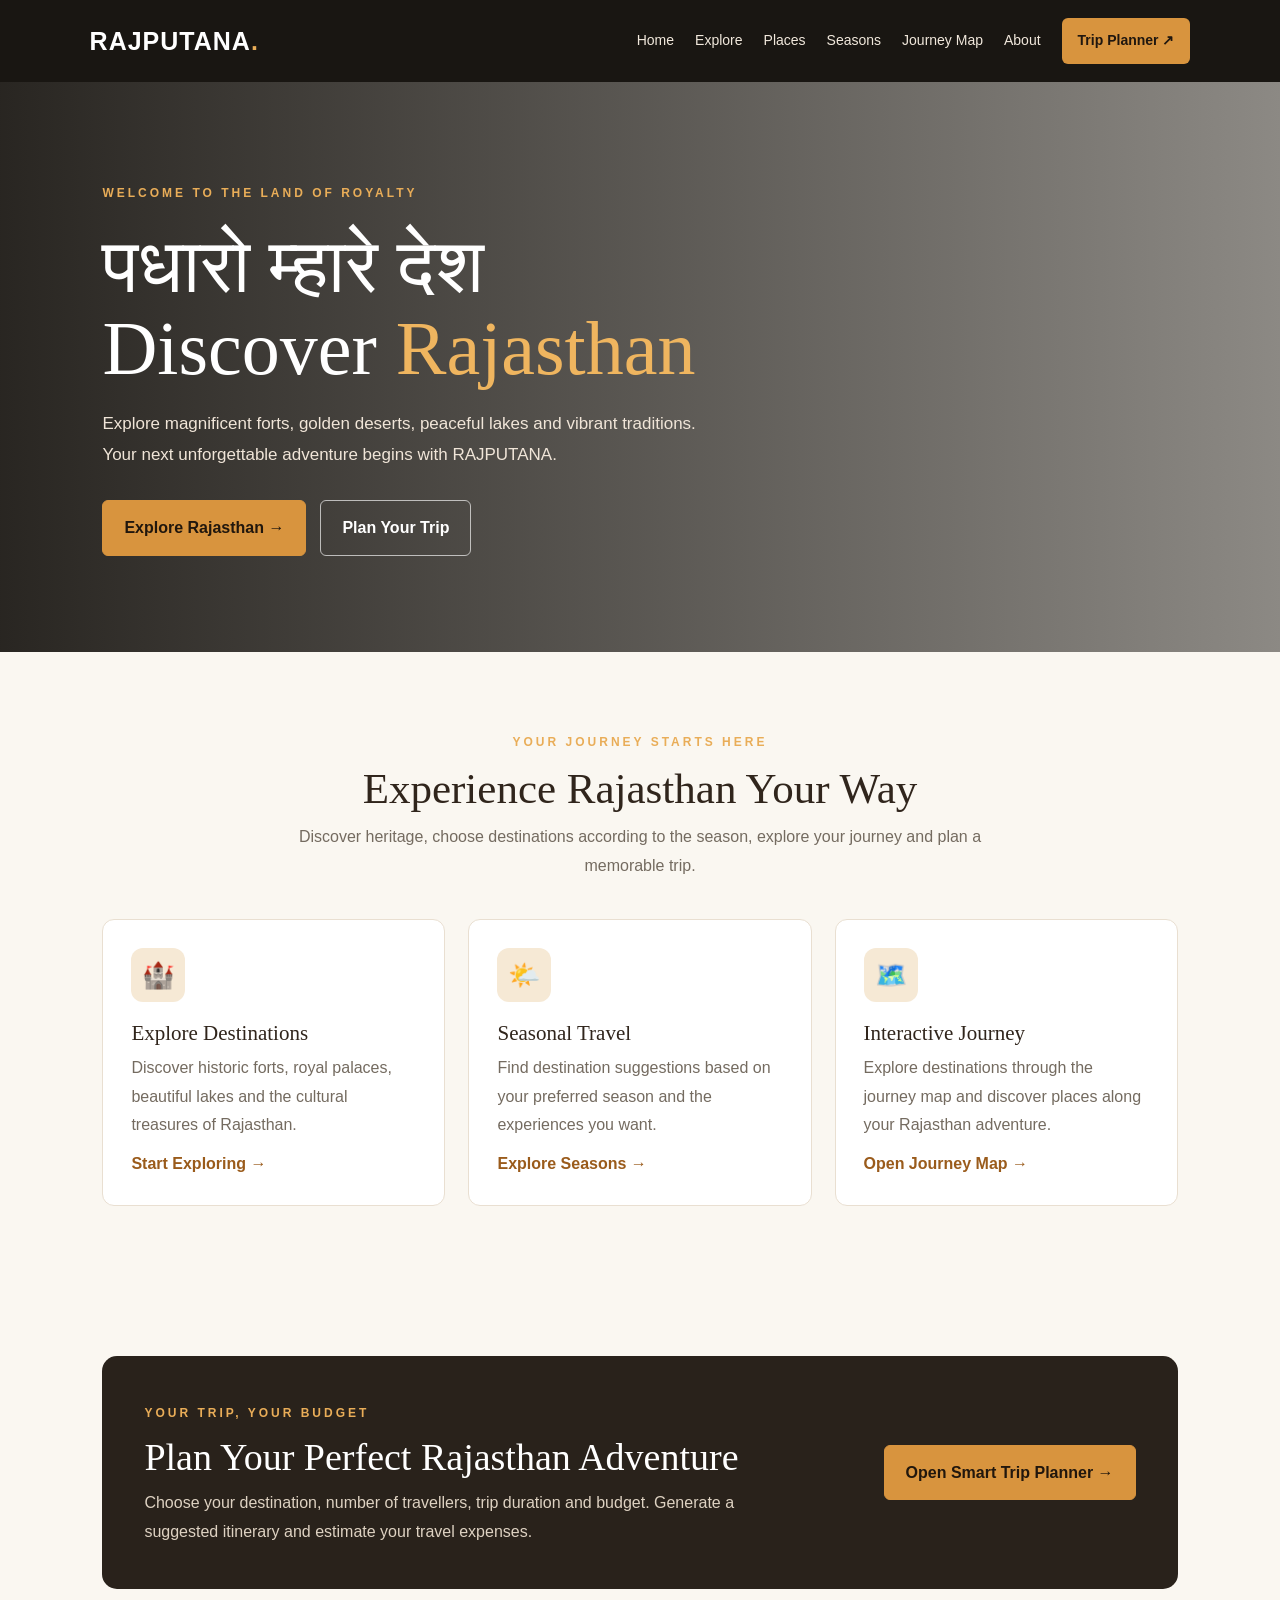
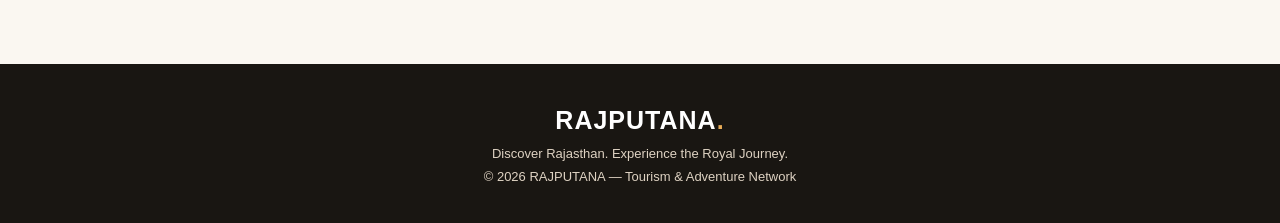
<file: frontend/index.html>
<!DOCTYPE html>
<html lang="en">
<head>
    <meta charset="UTF-8">
    <meta name="viewport" content="width=device-width, initial-scale=1.0">

    <meta name="description"
          content="Explore Rajasthan with RAJPUTANA. Discover heritage sites, seasonal destinations, adventure experiences and plan your journey.">

    <title>RAJPUTANA | Tourism & Adventure Network</title>

    <link rel="stylesheet" href="CSS/style.css">
    <link rel="stylesheet" href="CSS/responsive.css">

    <style>
        .raj-home {
            color: #30251c;
            background: #faf7f1;
            min-height: 100vh;
        }

        .raj-home * {
            box-sizing: border-box;
        }

        .raj-nav {
            display: flex;
            align-items: center;
            justify-content: space-between;
            gap: 22px;
            flex-wrap: wrap;
            padding: 18px 7%;
            background: #191612;
        }

        .raj-brand {
            color: #fff;
            text-decoration: none;
            font-size: 25px;
            font-weight: 800;
            letter-spacing: 1px;
        }

        .raj-brand span {
            color: #e9ad58;
        }

        .raj-links {
            display: flex;
            align-items: center;
            justify-content: center;
            gap: 21px;
            flex-wrap: wrap;
        }

        .raj-links a {
            color: #f1e8dc;
            text-decoration: none;
            font-size: 14px;
            transition: color .2s ease;
        }

        .raj-links a:hover {
            color: #efb55f;
        }

        .raj-links .raj-planner-link {
            padding: 11px 16px;
            border-radius: 6px;
            background: #d8943e;
            color: #20170f;
            font-weight: 700;
        }

        .raj-hero {
            display: flex;
            align-items: center;
            min-height: 570px;
            padding: 75px 8%;
            color: #fff;
            background:
                linear-gradient(90deg,
                    rgba(20, 17, 13, .91),
                    rgba(20, 17, 13, .48)),
                url("https://images.unsplash.com/photo-1477587458883-47145ed94245?auto=format&fit=crop&w=1800&q=85")
                center / cover no-repeat;
        }

        .raj-hero-content {
            max-width: 760px;
        }

        .raj-eyebrow {
            color: #e9ad58;
            font-size: 12px;
            font-weight: 800;
            letter-spacing: 3px;
        }

        .raj-hero h1 {
            margin: 20px 0;
            font-size: clamp(42px, 7vw, 76px);
            line-height: 1.08;
        }

        .raj-hero h1 span {
            color: #efb55f;
        }

        .raj-hero p {
            max-width: 600px;
            color: #f0e5d8;
            font-size: 17px;
            line-height: 1.8;
        }

        .raj-actions {
            display: flex;
            flex-wrap: wrap;
            gap: 14px;
            margin-top: 30px;
        }

        .raj-button {
            display: inline-flex;
            justify-content: center;
            align-items: center;
            min-height: 48px;
            padding: 13px 21px;
            border: 1px solid #d8943e;
            border-radius: 6px;
            background: #d8943e;
            color: #21170d;
            font-weight: 700;
            text-decoration: none;
            transition: .2s ease;
        }

        .raj-button:hover {
            transform: translateY(-2px);
            background: #f0b55d;
        }

        .raj-button-outline {
            color: #fff;
            background: transparent;
            border-color: rgba(255, 255, 255, .65);
        }

        .raj-button-outline:hover {
            color: #21170d;
            background: #fff;
        }

        .raj-section {
            padding: 75px 8%;
        }

        .raj-section-heading {
            max-width: 720px;
            margin: 0 auto 38px;
            text-align: center;
        }

        .raj-section-heading h2 {
            margin: 12px 0;
            font-size: clamp(29px, 4vw, 43px);
        }

        .raj-section-heading p {
            color: #746b60;
            line-height: 1.8;
        }

        .raj-feature-grid {
            display: grid;
            grid-template-columns: repeat(3, minmax(0, 1fr));
            gap: 23px;
            max-width: 1150px;
            margin: auto;
        }

        .raj-feature-card {
            padding: 28px;
            border: 1px solid #e9dfd1;
            border-radius: 12px;
            background: #fff;
            transition: transform .2s ease, box-shadow .2s ease;
        }

        .raj-feature-card:hover {
            transform: translateY(-5px);
            box-shadow: 0 12px 28px rgba(40, 30, 20, .08);
        }

        .raj-feature-icon {
            display: grid;
            place-items: center;
            width: 54px;
            height: 54px;
            border-radius: 12px;
            background: #f6e9d5;
            font-size: 26px;
        }

        .raj-feature-card h3 {
            margin: 20px 0 10px;
            font-size: 21px;
        }

        .raj-feature-card p {
            color: #746b60;
            line-height: 1.8;
        }

        .raj-feature-card a {
            display: inline-block;
            margin-top: 10px;
            color: #9a5b1b;
            font-weight: 700;
            text-decoration: none;
        }

        .raj-planner-banner {
            display: flex;
            align-items: center;
            justify-content: space-between;
            flex-wrap: wrap;
            gap: 25px;
            max-width: 1150px;
            margin: auto;
            padding: 42px;
            border-radius: 15px;
            background: #29221b;
            color: #fff;
        }

        .raj-planner-banner > div {
            max-width: 650px;
        }

        .raj-planner-banner h2 {
            margin: 12px 0;
            font-size: clamp(27px, 4vw, 38px);
        }

        .raj-planner-banner p {
            color: #ded2c2;
            line-height: 1.8;
        }

        .raj-footer {
            padding: 35px 7%;
            text-align: center;
            background: #191612;
            color: #ded2c2;
        }

        .raj-footer p {
            font-size: 13px;
            line-height: 1.8;
        }

        @media (max-width: 850px) {
            .raj-nav {
                flex-direction: column;
                align-items: flex-start;
            }

            .raj-feature-grid {
                grid-template-columns: repeat(2, minmax(0, 1fr));
            }

            .raj-hero {
                min-height: 500px;
            }
        }

        @media (max-width: 560px) {
            .raj-nav {
                padding: 18px 5%;
            }

            .raj-links {
                justify-content: flex-start;
                gap: 15px;
            }

            .raj-hero {
                padding: 65px 6%;
            }

            .raj-section {
                padding: 55px 5%;
            }

            .raj-feature-grid {
                grid-template-columns: 1fr;
            }

            .raj-planner-banner {
                padding: 26px;
            }
        }
    </style>
</head>

<body class="raj-home">

    <!-- MAIN NAVIGATION -->
    <header class="raj-nav">

        <a href="index.html" class="raj-brand">
            RAJPUTANA<span>.</span>
        </a>

        <nav class="raj-links" aria-label="Main navigation">
            <a href="index.html">Home</a>
            <a href="pages/explore.html">Explore</a>
            <a href="pages/places.html">Places</a>
            <a href="pages/seasons.html">Seasons</a>
            <a href="pages/map.html">Journey Map</a>
            <a href="pages/about.html">About</a>

            <!-- NEW SMART TRIP PLANNER LINK -->
            <a href="pages/trip-planner.html" class="raj-planner-link">
                Trip Planner ↗
            </a>
        </nav>

    </header>

    <!-- HERO SECTION -->
    <main>

        <section class="raj-hero">

            <div class="raj-hero-content">

                <span class="raj-eyebrow">
                    WELCOME TO THE LAND OF ROYALTY
                </span>

                <h1>
                    पधारो म्हारे देश<br>
                    Discover <span>Rajasthan</span>
                </h1>

                <p>
                    Explore magnificent forts, golden deserts, peaceful lakes
                    and vibrant traditions. Your next unforgettable adventure
                    begins with RAJPUTANA.
                </p>

                <div class="raj-actions">

                    <a href="pages/explore.html" class="raj-button">
                        Explore Rajasthan →
                    </a>

                    <a href="pages/trip-planner.html"
                       class="raj-button raj-button-outline">
                        Plan Your Trip
                    </a>

                </div>

            </div>

        </section>

        <!-- FEATURES -->
        <section class="raj-section">

            <div class="raj-section-heading">

                <span class="raj-eyebrow">YOUR JOURNEY STARTS HERE</span>

                <h2>Experience Rajasthan Your Way</h2>

                <p>
                    Discover heritage, choose destinations according to the
                    season, explore your journey and plan a memorable trip.
                </p>

            </div>

            <div class="raj-feature-grid">

                <article class="raj-feature-card">

                    <div class="raj-feature-icon">🏰</div>

                    <h3>Explore Destinations</h3>

                    <p>
                        Discover historic forts, royal palaces, beautiful
                        lakes and the cultural treasures of Rajasthan.
                    </p>

                    <a href="pages/explore.html">Start Exploring →</a>

                </article>

                <article class="raj-feature-card">

                    <div class="raj-feature-icon">🌤️</div>

                    <h3>Seasonal Travel</h3>

                    <p>
                        Find destination suggestions based on your preferred
                        season and the experiences you want.
                    </p>

                    <a href="pages/seasons.html">Explore Seasons →</a>

                </article>

                <article class="raj-feature-card">

                    <div class="raj-feature-icon">🗺️</div>

                    <h3>Interactive Journey</h3>

                    <p>
                        Explore destinations through the journey map and
                        discover places along your Rajasthan adventure.
                    </p>

                    <a href="pages/map.html">Open Journey Map →</a>

                </article>

            </div>

        </section>

        <!-- SMART TRIP PLANNER PROMOTION -->
        <section class="raj-section">

            <div class="raj-planner-banner">

                <div>

                    <span class="raj-eyebrow">YOUR TRIP, YOUR BUDGET</span>

                    <h2>Plan Your Perfect Rajasthan Adventure</h2>

                    <p>
                        Choose your destination, number of travellers, trip
                        duration and budget. Generate a suggested itinerary
                        and estimate your travel expenses.
                    </p>

                </div>

                <a href="pages/trip-planner.html" class="raj-button">
                    Open Smart Trip Planner →
                </a>

            </div>

        </section>

    </main>

    <!-- FOOTER -->
    <footer class="raj-footer">

        <a href="index.html" class="raj-brand">
            RAJPUTANA<span>.</span>
        </a>

        <p>Discover Rajasthan. Experience the Royal Journey.</p>

        <p>
            © 2026 RAJPUTANA — Tourism & Adventure Network
        </p>

    </footer>

    <script src="JS/main.js"></script>

</body>
</html>
</file>
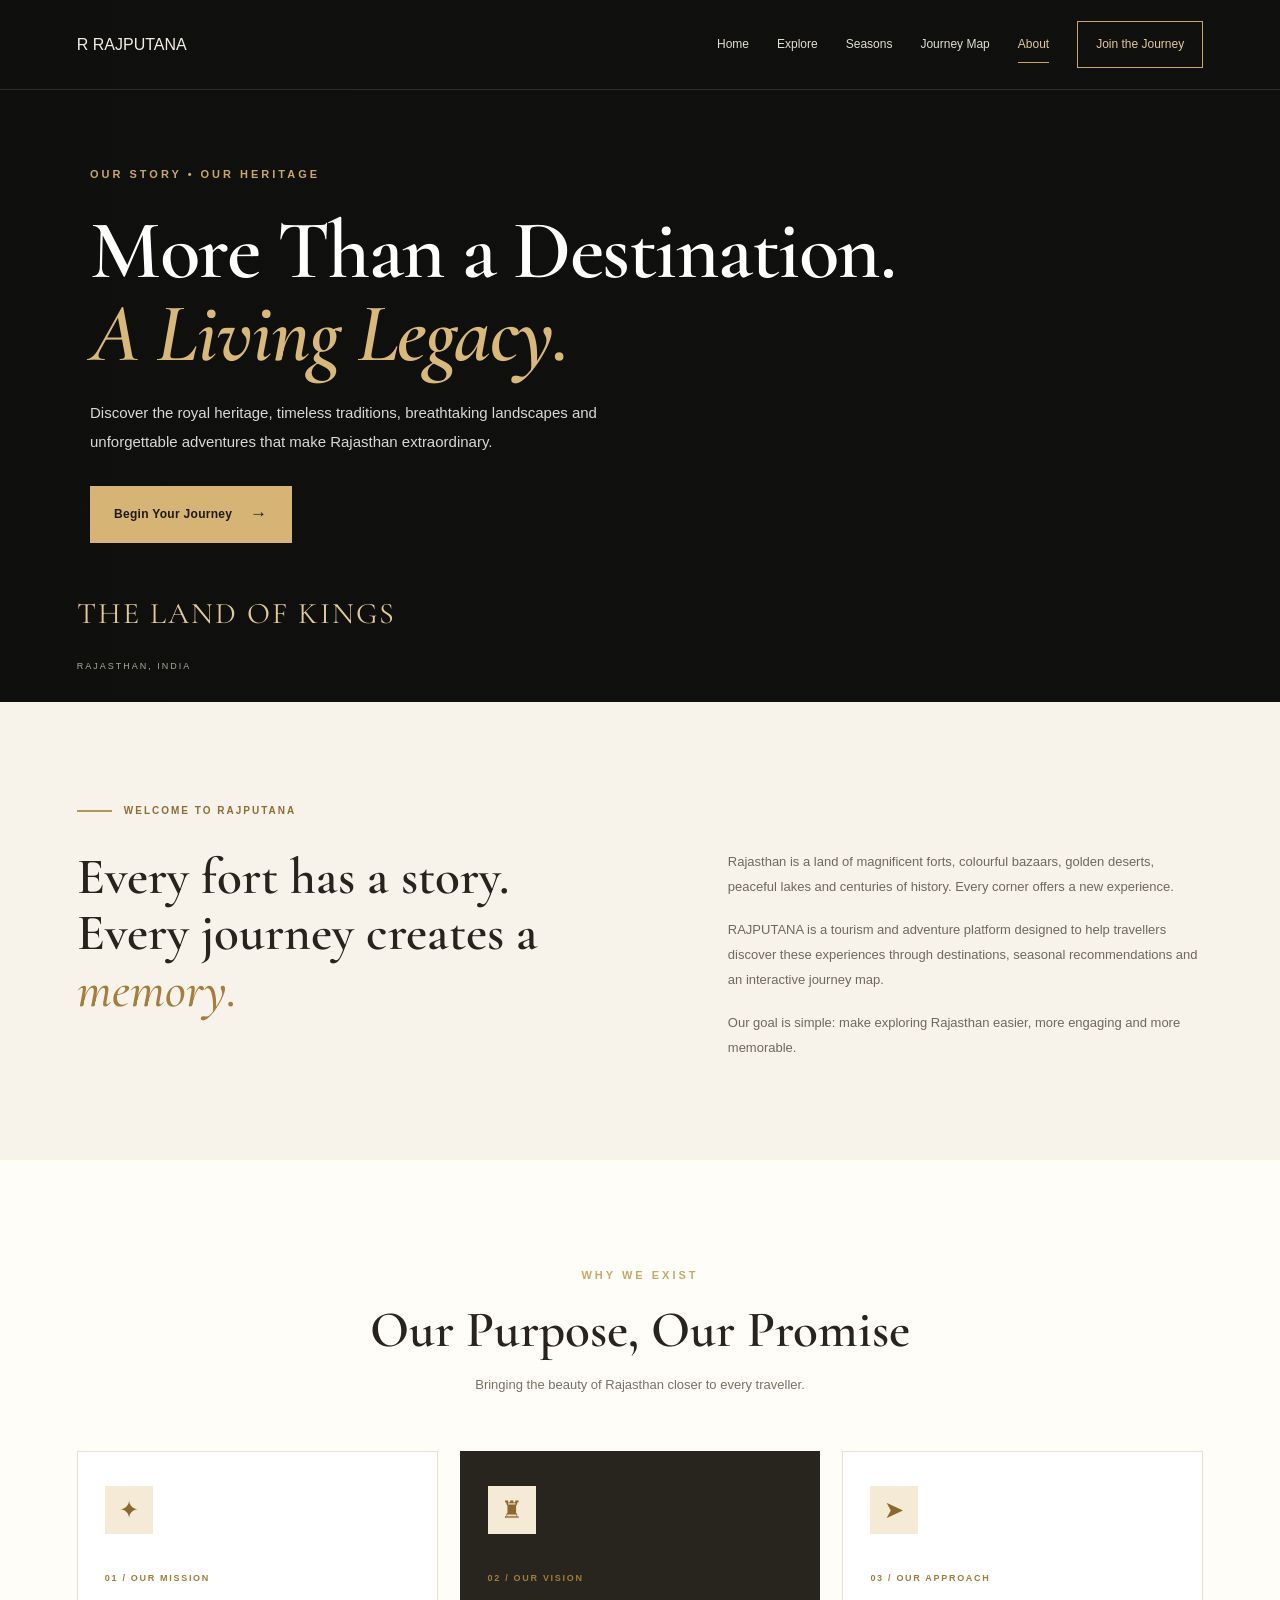
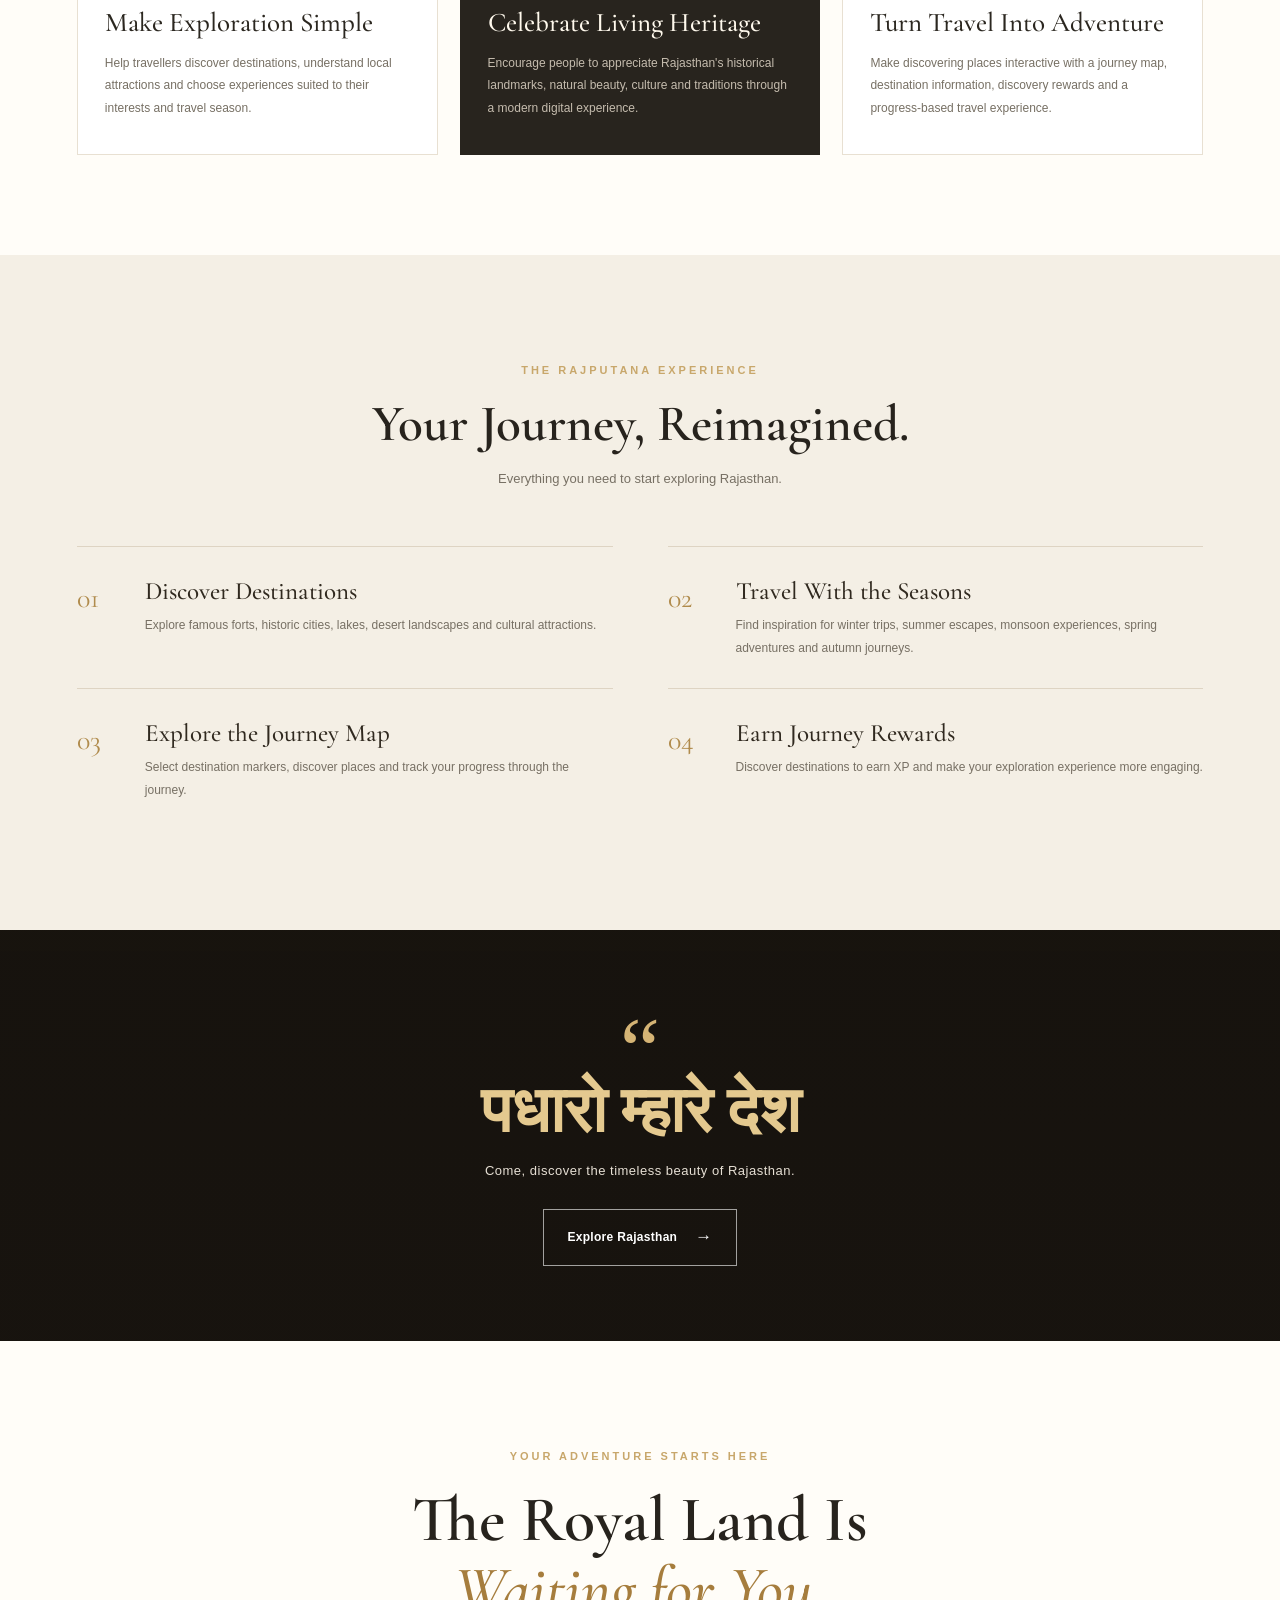
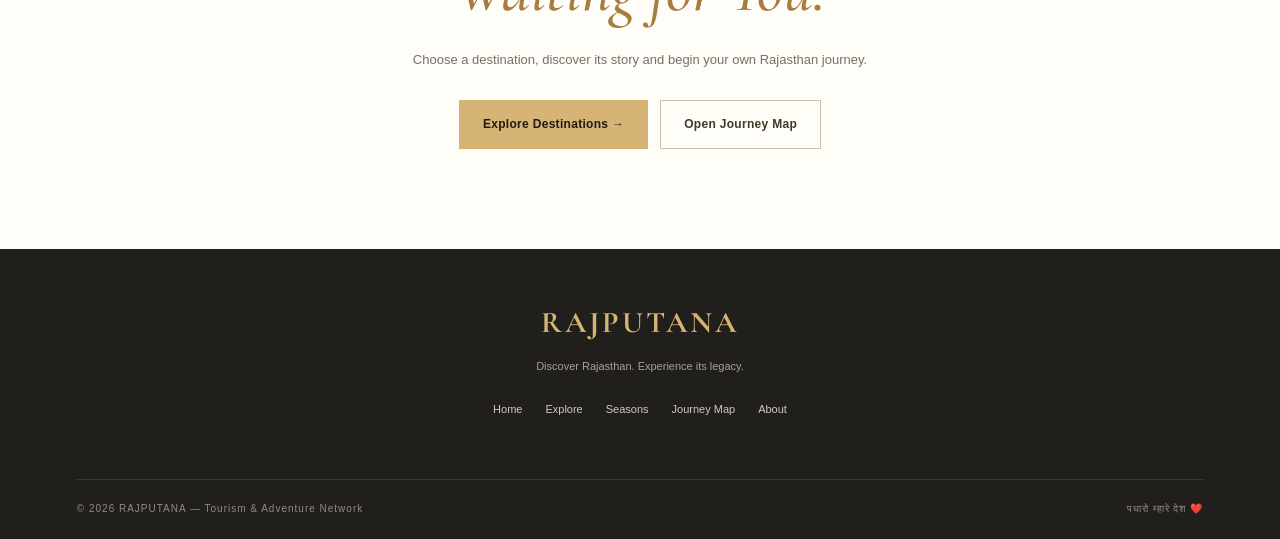
<file: frontend/pages/about.html>
<!DOCTYPE html>
<html lang="en">
<head>
    <meta charset="UTF-8">
    <meta name="viewport" content="width=device-width, initial-scale=1.0">

    <title>About Us | RAJPUTANA</title>

    <link rel="stylesheet" href="../CSS/style.css">
    <link rel="stylesheet" href="../CSS/responsive.css">
    <link rel="stylesheet" href="../CSS/about.css">

    <link rel="preconnect" href="https://fonts.googleapis.com">
    <link rel="preconnect" href="https://fonts.gstatic.com" crossorigin>

    <link href="https://fonts.googleapis.com/css2?family=Cormorant+Garamond:wght@500;600;700&family=Poppins:wght@300;400;500;600;700&display=swap"
          rel="stylesheet">
</head>

<body>

    <!-- NAVIGATION -->
    <header class="navbar">
        <a href="../index.html" class="logo">
            <span class="logo-symbol">R</span>
            <span>RAJPUTANA</span>
        </a>

        <button class="menu-toggle" id="menuToggle"
                aria-label="Toggle navigation" aria-expanded="false">
            ☰
        </button>

        <nav class="nav-links" id="navLinks">
            <a href="../index.html">Home</a>
            <a href="explore.html">Explore</a>
            <a href="seasons.html">Seasons</a>
            <a href="map.html">Journey Map</a>
            <a href="about.html" class="active">About</a>
            <a href="login.html" class="nav-cta">Join the Journey</a>
        </nav>
    </header>


    <!-- HERO SECTION -->
    <main>

        <section class="about-hero">
            <div class="about-hero-overlay"></div>

            <div class="about-hero-content">
                <span class="eyebrow">OUR STORY • OUR HERITAGE</span>

                <h1>
                    More Than a Destination.<br>
                    <span>A Living Legacy.</span>
                </h1>

                <p>
                    Discover the royal heritage, timeless traditions,
                    breathtaking landscapes and unforgettable adventures
                    that make Rajasthan extraordinary.
                </p>

                <a href="explore.html" class="about-primary-btn">
                    Begin Your Journey <span>→</span>
                </a>
            </div>

            <div class="hero-caption">
                <span>THE LAND OF KINGS</span>
                <span>RAJASTHAN, INDIA</span>
            </div>
        </section>


        <!-- INTRODUCTION -->
        <section class="about-intro section-padding">
            <div class="about-intro-label">
                <span class="gold-line"></span>
                <span>WELCOME TO RAJPUTANA</span>
            </div>

            <div class="about-intro-grid">
                <div>
                    <h2>
                        Every fort has a story.<br>
                        Every journey creates a <em>memory.</em>
                    </h2>
                </div>

                <div class="about-intro-text">
                    <p>
                        Rajasthan is a land of magnificent forts, colourful
                        bazaars, golden deserts, peaceful lakes and centuries
                        of history. Every corner offers a new experience.
                    </p>

                    <p>
                        RAJPUTANA is a tourism and adventure platform designed
                        to help travellers discover these experiences through
                        destinations, seasonal recommendations and an
                        interactive journey map.
                    </p>

                    <p>
                        Our goal is simple: make exploring Rajasthan easier,
                        more engaging and more memorable.
                    </p>
                </div>
            </div>
        </section>


        <!-- MISSION AND VISION -->
        <section class="mission-section section-padding">

            <div class="mission-heading">
                <span class="eyebrow">WHY WE EXIST</span>
                <h2>Our Purpose, Our Promise</h2>
                <p>
                    Bringing the beauty of Rajasthan closer to every traveller.
                </p>
            </div>

            <div class="mission-grid">

                <article class="mission-card">
                    <div class="mission-icon">✦</div>
                    <span class="card-number">01 / OUR MISSION</span>

                    <h3>Make Exploration Simple</h3>

                    <p>
                        Help travellers discover destinations, understand
                        local attractions and choose experiences suited
                        to their interests and travel season.
                    </p>
                </article>

                <article class="mission-card featured-mission">
                    <div class="mission-icon">♜</div>
                    <span class="card-number">02 / OUR VISION</span>

                    <h3>Celebrate Living Heritage</h3>

                    <p>
                        Encourage people to appreciate Rajasthan's historical
                        landmarks, natural beauty, culture and traditions
                        through a modern digital experience.
                    </p>
                </article>

                <article class="mission-card">
                    <div class="mission-icon">➤</div>
                    <span class="card-number">03 / OUR APPROACH</span>

                    <h3>Turn Travel Into Adventure</h3>

                    <p>
                        Make discovering places interactive with a journey
                        map, destination information, discovery rewards
                        and a progress-based travel experience.
                    </p>
                </article>

            </div>
        </section>


        <!-- FEATURES -->
        <section class="features-section section-padding">

            <div class="features-heading">
                <span class="eyebrow">THE RAJPUTANA EXPERIENCE</span>
                <h2>Your Journey, Reimagined.</h2>
                <p>
                    Everything you need to start exploring Rajasthan.
                </p>
            </div>

            <div class="features-grid">

                <article class="feature-item">
                    <div class="feature-number">01</div>
                    <div>
                        <h3>Discover Destinations</h3>
                        <p>
                            Explore famous forts, historic cities, lakes,
                            desert landscapes and cultural attractions.
                        </p>
                    </div>
                </article>

                <article class="feature-item">
                    <div class="feature-number">02</div>
                    <div>
                        <h3>Travel With the Seasons</h3>
                        <p>
                            Find inspiration for winter trips, summer
                            escapes, monsoon experiences, spring adventures
                            and autumn journeys.
                        </p>
                    </div>
                </article>

                <article class="feature-item">
                    <div class="feature-number">03</div>
                    <div>
                        <h3>Explore the Journey Map</h3>
                        <p>
                            Select destination markers, discover places
                            and track your progress through the journey.
                        </p>
                    </div>
                </article>

                <article class="feature-item">
                    <div class="feature-number">04</div>
                    <div>
                        <h3>Earn Journey Rewards</h3>
                        <p>
                            Discover destinations to earn XP and make
                            your exploration experience more engaging.
                        </p>
                    </div>
                </article>

            </div>
        </section>


        <!-- HERITAGE QUOTE -->
        <section class="heritage-quote">
            <div class="heritage-quote-content">
                <span class="quote-mark">“</span>

                <h2>
                    पधारो म्हारे देश
                </h2>

                <p>
                    Come, discover the timeless beauty of Rajasthan.
                </p>

                <a href="explore.html" class="about-outline-btn">
                    Explore Rajasthan <span>→</span>
                </a>
            </div>
        </section>


        <!-- CALL TO ACTION -->
        <section class="about-cta section-padding">
            <div class="about-cta-content">
                <span class="eyebrow">YOUR ADVENTURE STARTS HERE</span>

                <h2>The Royal Land Is<br><em>Waiting for You.</em></h2>

                <p>
                    Choose a destination, discover its story and begin
                    your own Rajasthan journey.
                </p>

                <div class="about-cta-buttons">
                    <a href="explore.html" class="about-primary-btn">
                        Explore Destinations →
                    </a>

                    <a href="map.html" class="about-secondary-btn">
                        Open Journey Map
                    </a>
                </div>
            </div>
        </section>

    </main>


    <!-- FOOTER -->
    <footer class="about-footer">
        <a href="../index.html" class="footer-brand">RAJPUTANA</a>

        <p>Discover Rajasthan. Experience its legacy.</p>

        <div class="footer-links">
            <a href="../index.html">Home</a>
            <a href="explore.html">Explore</a>
            <a href="seasons.html">Seasons</a>
            <a href="map.html">Journey Map</a>
            <a href="about.html">About</a>
        </div>

        <div class="footer-bottom">
            <span>© 2026 RAJPUTANA — Tourism & Adventure Network</span>
            <span>पधारो म्हारे देश ❤️</span>
        </div>
    </footer>


    <script src="../JS/main.js"></script>

</body>
</html>
</file>
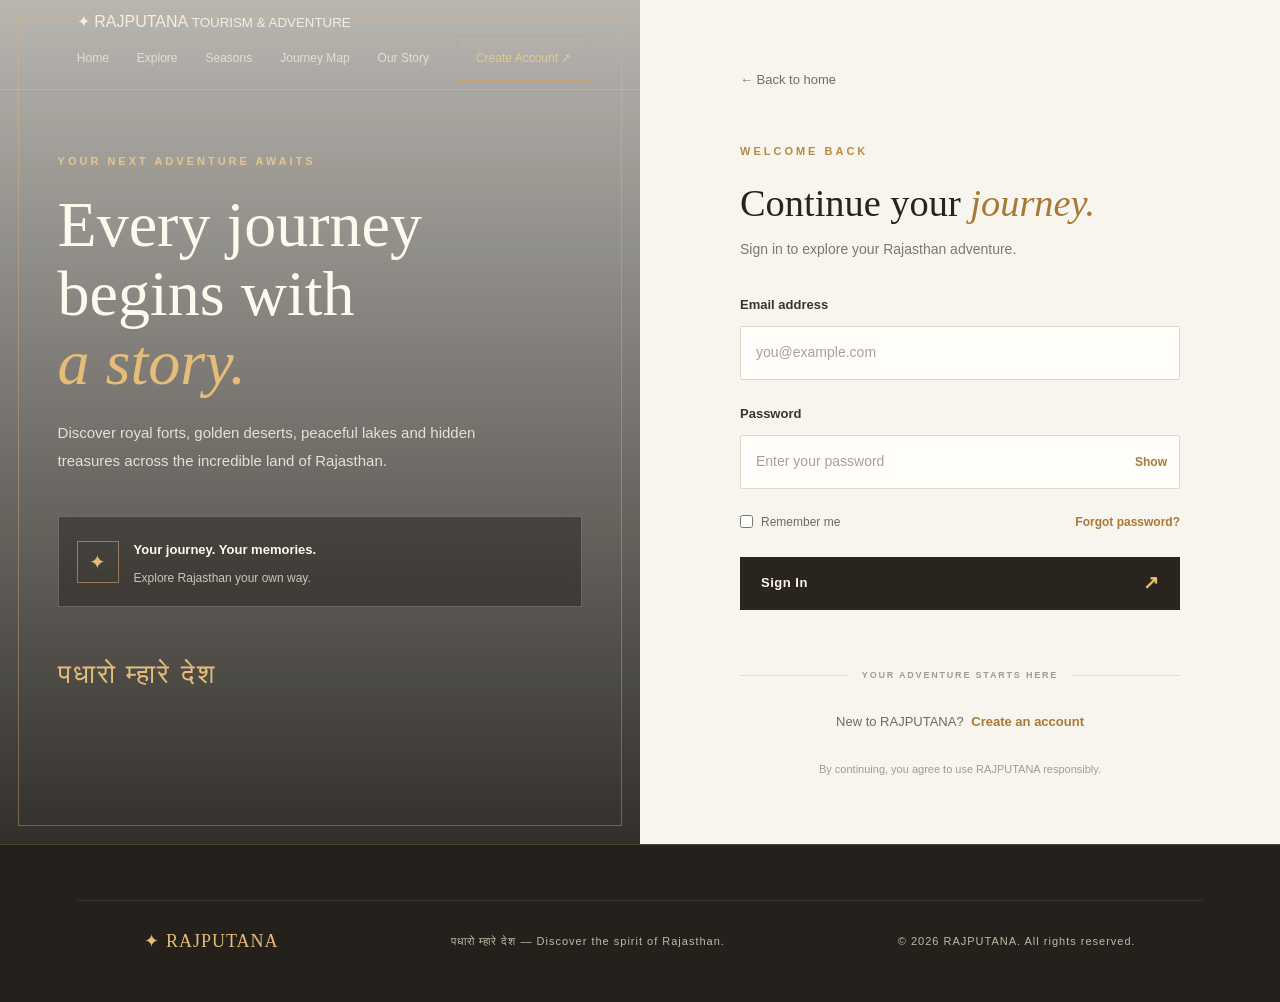
<file: frontend/pages/login.html>
<!DOCTYPE html>
<html lang="en">
<head>
    <meta charset="UTF-8">
    <meta name="viewport" content="width=device-width, initial-scale=1.0">

    <title>Join the Journey | RAJPUTANA</title>

    <link rel="stylesheet" href="../CSS/style.css">
    <link rel="stylesheet" href="../CSS/responsive.css">
    <link rel="stylesheet" href="../CSS/auth.css">
</head>

<body>

    <!-- Navigation -->
    <header class="navbar">
        <div class="nav-container">
            <a href="../index.html" class="logo">
                <span class="logo-symbol">✦</span>
                <span class="logo-text">
                    RAJPUTANA
                    <small>TOURISM & ADVENTURE</small>
                </span>
            </a>

            <button class="menu-toggle"
                    id="menuToggle"
                    aria-label="Toggle navigation"
                    aria-expanded="false">
                ☰
            </button>

            <nav class="nav-links" id="navLinks">
                <a href="../index.html">Home</a>
                <a href="explore.html">Explore</a>
                <a href="seasons.html">Seasons</a>
                <a href="map.html">Journey Map</a>
                <a href="about.html">Our Story</a>
                <a href="register.html" class="nav-cta">Create Account ↗</a>
            </nav>
        </div>
    </header>

    <!-- Login Section -->
    <main class="auth-page">

        <section class="auth-visual">
            <div class="auth-visual-content">

                <span class="eyebrow">YOUR NEXT ADVENTURE AWAITS</span>

                <h1>
                    Every journey
                    begins with
                    <span>a story.</span>
                </h1>

                <p>
                    Discover royal forts, golden deserts, peaceful lakes
                    and hidden treasures across the incredible land of Rajasthan.
                </p>

                <div class="auth-highlight">
                    <span class="highlight-icon">✦</span>
                    <div>
                        <strong>Your journey. Your memories.</strong>
                        <p>Explore Rajasthan your own way.</p>
                    </div>
                </div>

                <span class="auth-padharo">पधारो म्हारे देश</span>

            </div>
        </section>

        <section class="auth-form-section">

            <div class="auth-card">

                <a href="../index.html" class="auth-back">
                    ← Back to home
                </a>

                <div class="auth-heading">
                    <span class="eyebrow">WELCOME BACK</span>
                    <h2>Continue your <span>journey.</span></h2>
                    <p>Sign in to explore your Rajasthan adventure.</p>
                </div>

                <form id="loginForm">

                    <div class="form-group">
                        <label for="email">Email address</label>

                        <input
                            type="email"
                            id="email"
                            name="email"
                            placeholder="you@example.com"
                            autocomplete="email"
                            required>
                    </div>

                    <div class="form-group">
                        <div class="label-row">
                            <label for="password">Password</label>
                        </div>

                        <div class="password-wrapper">
                            <input
                                type="password"
                                id="password"
                                name="password"
                                placeholder="Enter your password"
                                autocomplete="current-password"
                                required
                                minlength="8">

                            <button
                                type="button"
                                class="password-toggle"
                                id="togglePassword"
                                aria-label="Show password">
                                Show
                            </button>
                        </div>
                    </div>

                    <div class="form-options">
                        <label class="remember-option">
                            <input type="checkbox" id="rememberMe">
                            <span>Remember me</span>
                        </label>

                        <a href="#" id="forgotPassword">
                            Forgot password?
                        </a>
                    </div>

                    <button type="submit" class="auth-submit">
                        Sign In <span>↗</span>
                    </button>

                    <p id="loginMessage" class="auth-message"
                       role="status" aria-live="polite"></p>

                </form>

                <div class="auth-divider">
                    <span>YOUR ADVENTURE STARTS HERE</span>
                </div>

                <p class="auth-switch">
                    New to RAJPUTANA?
                    <a href="register.html">Create an account</a>
                </p>

                <p class="auth-terms">
                    By continuing, you agree to use RAJPUTANA responsibly.
                </p>

            </div>

        </section>

    </main>

    <!-- Footer -->
    <footer class="site-footer">
        <div class="footer-bottom">
            <a href="../index.html" class="footer-brand">
                ✦ RAJPUTANA
            </a>

            <p>
                पधारो म्हारे देश — Discover the spirit of Rajasthan.
            </p>

            <p>
                © 2026 RAJPUTANA. All rights reserved.
            </p>
        </div>
    </footer>

    <script src="../JS/main.js"></script>
    <script src="../JS/auth.js"></script>

</body>
</html>
</file>
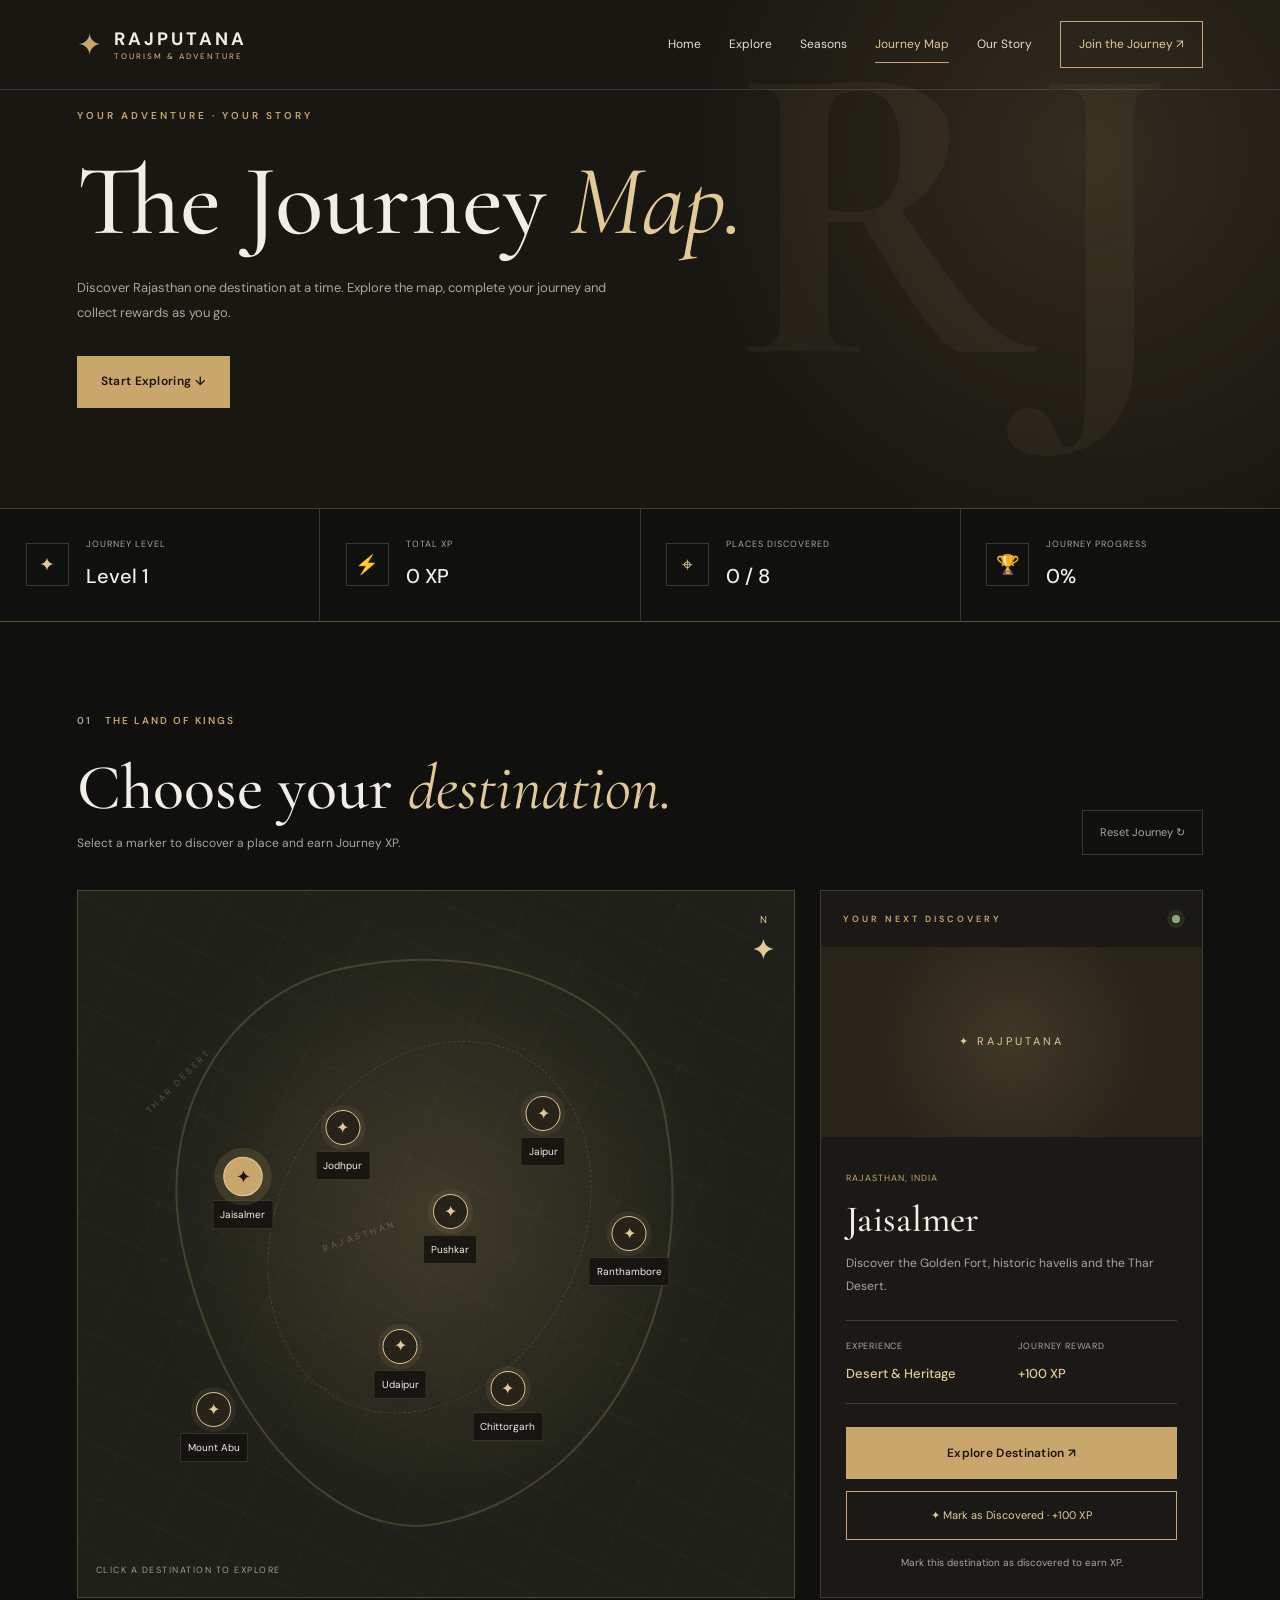
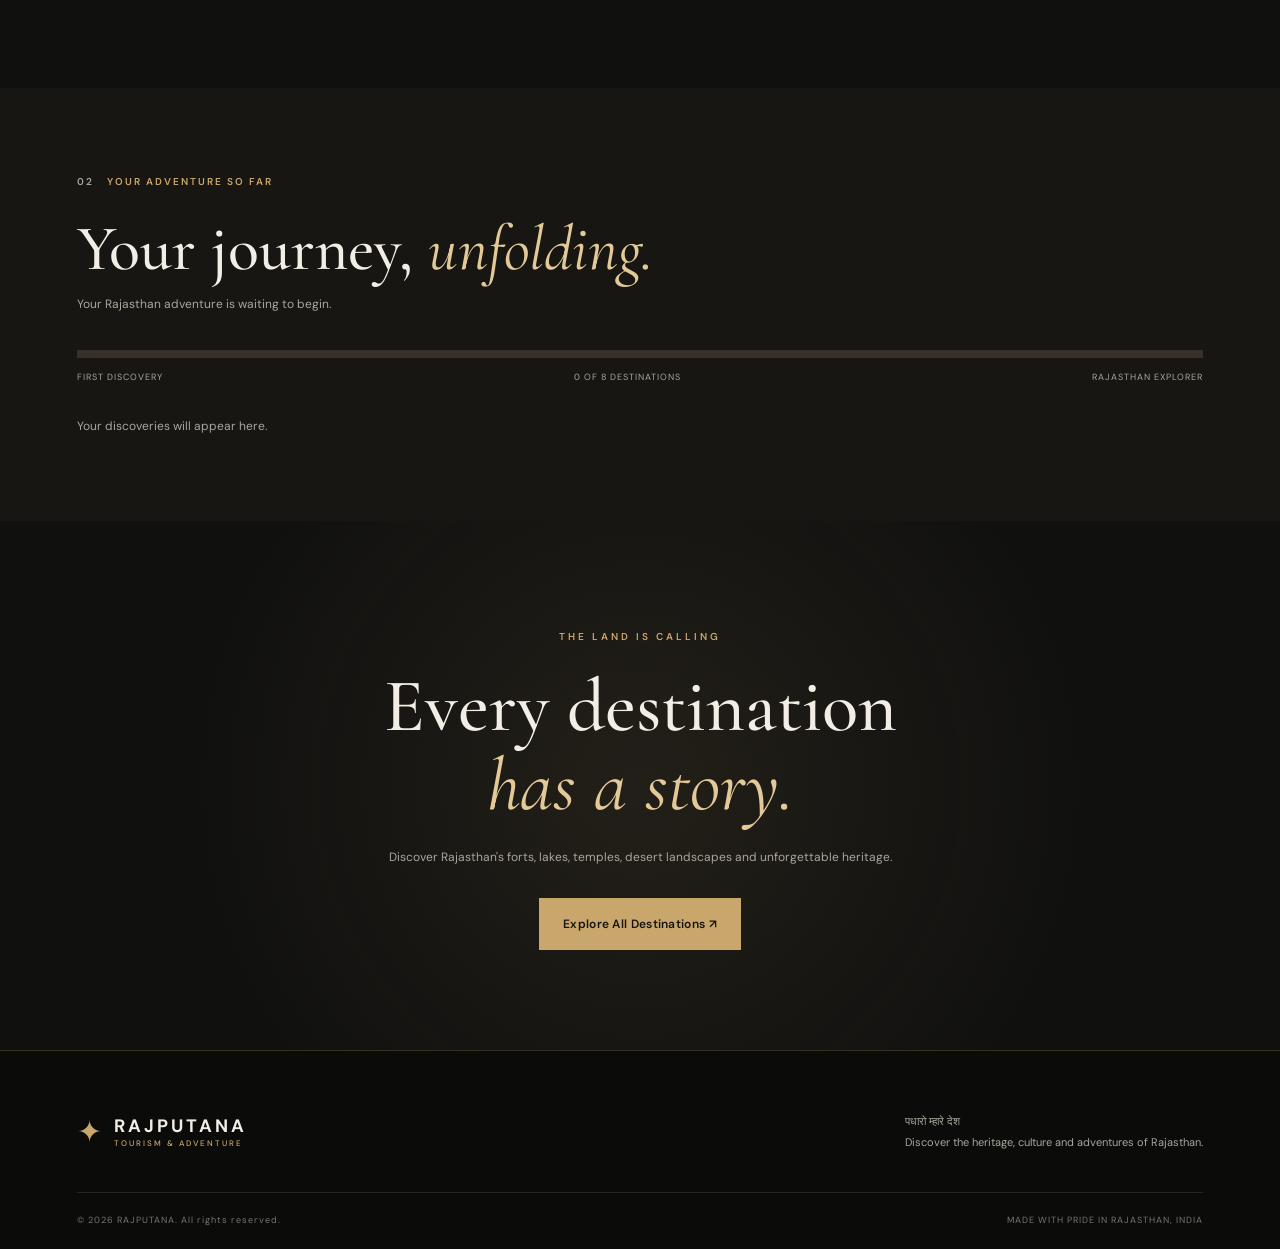
<file: frontend/pages/map.html>
<!DOCTYPE html>
<html lang="en">
<head>
    <meta charset="UTF-8">
    <meta name="viewport" content="width=device-width, initial-scale=1.0">

    <title>Journey Map | RAJPUTANA</title>
    <meta name="description" content="Explore Rajasthan through the interactive RAJPUTANA journey map. Discover destinations, collect XP and track your adventure.">

    <link rel="preconnect" href="https://fonts.googleapis.com">
    <link rel="preconnect" href="https://fonts.gstatic.com" crossorigin>

    <link href="https://fonts.googleapis.com/css2?family=Cormorant+Garamond:wght@400;500;600;700&family=DM+Sans:wght@400;500;600;700&display=swap" rel="stylesheet">

    <link rel="stylesheet" href="../CSS/style.css">
    <link rel="stylesheet" href="../CSS/responsive.css">
    <link rel="stylesheet" href="../CSS/map.css">
</head>

<body>

<!-- LOADER -->
<div class="page-loader" id="pageLoader">
    <div class="loader-content">
        <span class="loader-symbol">✦</span>
        <p>RAJPUTANA</p>
        <small>Discover the Royal Land</small>
    </div>
</div>

<!-- NAVIGATION -->
<header class="navbar" id="navbar">
    <a href="../index.html" class="brand">
        <span class="brand-symbol">✦</span>
        <span class="brand-text">
            RAJPUTANA
            <small>TOURISM & ADVENTURE</small>
        </span>
    </a>

    <button class="menu-toggle" id="menuToggle"
            aria-label="Open navigation" aria-expanded="false">
        ☰
    </button>

    <nav class="nav-links" id="navLinks">
        <a href="../index.html">Home</a>
        <a href="explore.html">Explore</a>
        <a href="seasons.html">Seasons</a>
        <a href="map.html" class="active">Journey Map</a>
        <a href="about.html">Our Story</a>
        <a href="login.html" class="nav-cta">Join the Journey ↗</a>
    </nav>
</header>

<main>

    <!-- HERO -->
    <section class="map-hero">
        <div class="map-hero-content">
            <span class="eyebrow">YOUR ADVENTURE · YOUR STORY</span>

            <h1>
                The Journey <em>Map.</em>
            </h1>

            <p>
                Discover Rajasthan one destination at a time.
                Explore the map, complete your journey and collect
                rewards as you go.
            </p>

            <a href="#interactiveMap" class="btn btn-primary">
                Start Exploring ↓
            </a>
        </div>

        <div class="map-hero-mark">RJ</div>
    </section>


    <!-- PLAYER STATS -->
    <section class="journey-dashboard">

        <div class="journey-stat">
            <span class="journey-stat-icon">✦</span>
            <div>
                <small>JOURNEY LEVEL</small>
                <strong id="playerLevel">Level 1</strong>
            </div>
        </div>

        <div class="journey-stat">
            <span class="journey-stat-icon">⚡</span>
            <div>
                <small>TOTAL XP</small>
                <strong id="playerXP">0 XP</strong>
            </div>
        </div>

        <div class="journey-stat">
            <span class="journey-stat-icon">⌖</span>
            <div>
                <small>PLACES DISCOVERED</small>
                <strong id="placesCompleted">0 / 8</strong>
            </div>
        </div>

        <div class="journey-stat">
            <span class="journey-stat-icon">🏆</span>
            <div>
                <small>JOURNEY PROGRESS</small>
                <strong id="progressPercent">0%</strong>
            </div>
        </div>

    </section>


    <!-- INTERACTIVE MAP -->
    <section class="interactive-map-section" id="interactiveMap">

        <div class="section-label">
            <span>01</span>
            <span>THE LAND OF KINGS</span>
        </div>

        <div class="map-heading">
            <div>
                <h2>Choose your <em>destination.</em></h2>
                <p>Select a marker to discover a place and earn Journey XP.</p>
            </div>

            <button id="resetJourney" class="reset-journey-btn">
                Reset Journey ↻
            </button>
        </div>


        <div class="map-workspace">

            <!-- MAP CANVAS -->
            <div class="map-canvas" id="mapCanvas">

                <div class="map-decoration map-decoration-one">RAJASTHAN</div>
                <div class="map-decoration map-decoration-two">THAR DESERT</div>

                <div class="map-compass">
                    <span>N</span>
                    <strong>✦</strong>
                </div>

                <!-- Markers are generated by map.js -->

                <div class="map-instruction">
                    CLICK A DESTINATION TO EXPLORE
                </div>

            </div>


            <!-- DESTINATION DETAIL PANEL -->
            <aside class="map-detail-panel" id="mapDetailPanel">

                <div class="map-detail-top">
                    <span class="eyebrow">YOUR NEXT DISCOVERY</span>
                    <span class="map-status-dot"></span>
                </div>

                <div class="map-detail-image" id="mapDetailImage">
                    <span>✦ RAJPUTANA</span>
                </div>

                <div class="map-detail-content">

                    <span class="map-detail-region" id="detailRegion">
                        RAJASTHAN, INDIA
                    </span>

                    <h3 id="detailTitle">
                        Choose a Destination
                    </h3>

                    <p id="detailDescription">
                        Select any marker on the map to learn about
                        the destination and begin your journey.
                    </p>

                    <div class="map-detail-facts">
                        <div>
                            <small>EXPERIENCE</small>
                            <strong id="detailCategory">Discovery</strong>
                        </div>

                        <div>
                            <small>JOURNEY REWARD</small>
                            <strong id="detailXP">+100 XP</strong>
                        </div>
                    </div>

                    <a href="places.html?place=jaipur"
                       id="detailExploreLink"
                       class="btn btn-primary map-explore-btn">
                        Explore Destination ↗
                    </a>

                    <button id="completeJourney"
                            class="complete-journey-btn">
                        ✦ Mark as Discovered · +100 XP
                    </button>

                    <p class="map-reward-note" id="rewardNote">
                        Discover each destination once to earn XP.
                    </p>

                </div>

            </aside>

        </div>

    </section>


    <!-- PROGRESS -->
    <section class="journey-progress-section">

        <div class="section-label">
            <span>02</span>
            <span>YOUR ADVENTURE SO FAR</span>
        </div>

        <div class="progress-heading">
            <h2>Your journey, <em>unfolding.</em></h2>
            <p id="progressMessage">
                Your Rajasthan adventure is waiting to begin.
            </p>
        </div>

        <div class="progress-track">
            <div class="progress-fill" id="progressFill"></div>
        </div>

        <div class="progress-labels">
            <span>FIRST DISCOVERY</span>
            <span id="progressCounter">0 OF 8 DESTINATIONS</span>
            <span>RAJASTHAN EXPLORER</span>
        </div>

        <div class="discovered-list" id="discoveredList">
            <p class="empty-discoveries">
                Your discoveries will appear here.
            </p>
        </div>

    </section>


    <!-- CTA -->
    <section class="map-cta">
        <span class="eyebrow">THE LAND IS CALLING</span>

        <h2>
            Every destination<br>
            <em>has a story.</em>
        </h2>

        <p>
            Discover Rajasthan's forts, lakes, temples, desert
            landscapes and unforgettable heritage.
        </p>

        <a href="explore.html" class="btn btn-primary">
            Explore All Destinations ↗
        </a>
    </section>

</main>


<!-- FOOTER -->
<footer class="site-footer">
    <div class="footer-main">
        <a href="../index.html" class="brand footer-brand">
            <span class="brand-symbol">✦</span>
            <span class="brand-text">
                RAJPUTANA
                <small>TOURISM & ADVENTURE</small>
            </span>
        </a>

        <p>
            पधारो म्हारे देश
            <br>
            Discover the heritage, culture and adventures of Rajasthan.
        </p>
    </div>

    <div class="footer-bottom">
        <span>© 2026 RAJPUTANA. All rights reserved.</span>
        <span>MADE WITH PRIDE IN RAJASTHAN, INDIA</span>
    </div>
</footer>

<script src="../JS/main.js"></script>
<script src="../JS/game.js"></script>
<script src="../JS/map.js"></script>

</body>
</html>
</file>
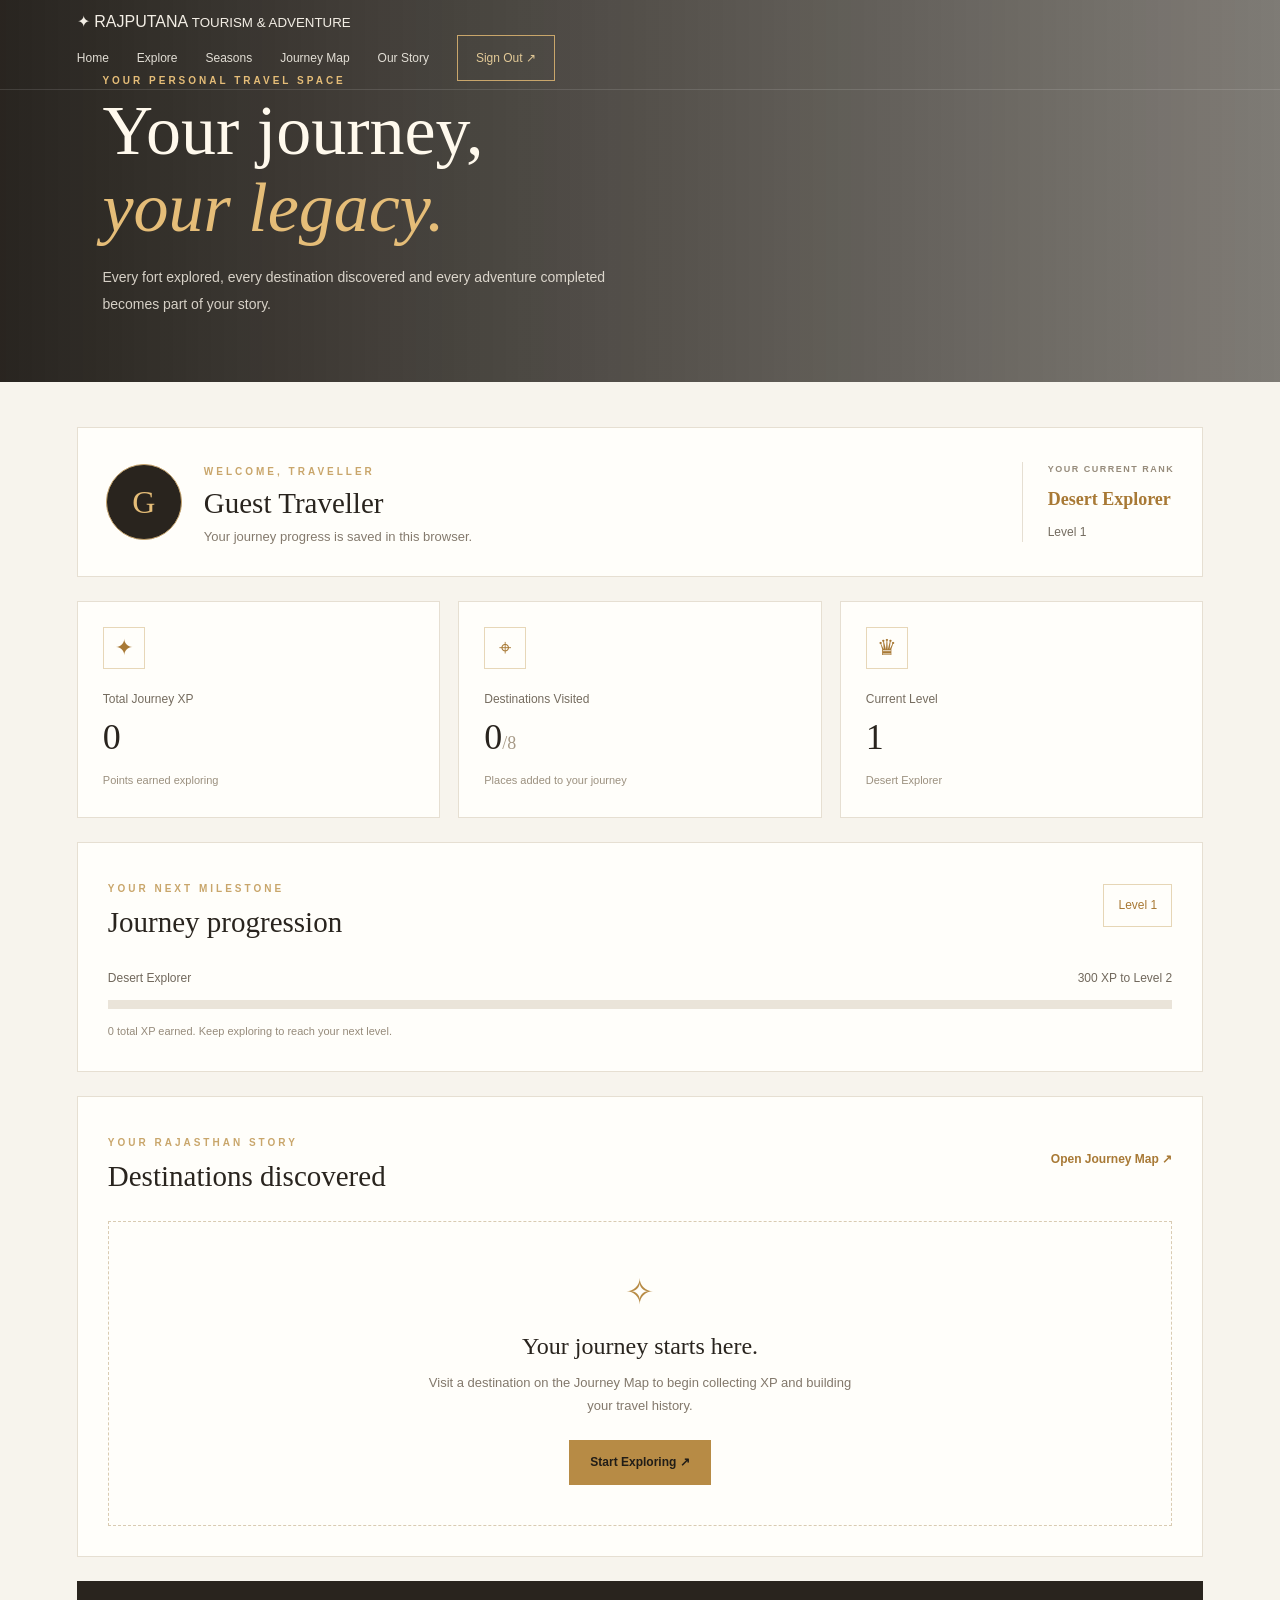
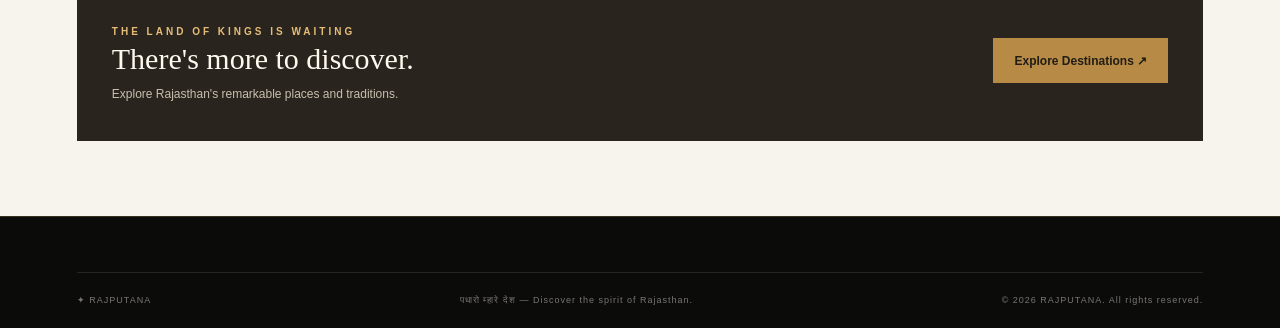
<file: frontend/pages/profile.html>
<!DOCTYPE html>
<html lang="en">
<head>
    <meta charset="UTF-8">
    <meta name="viewport" content="width=device-width, initial-scale=1.0">
    <meta name="theme-color" content="#24211c">

    <title>My Journey | RAJPUTANA</title>

    <link rel="stylesheet" href="../CSS/style.css">
    <link rel="stylesheet" href="../CSS/responsive.css">
    <link rel="stylesheet" href="../CSS/profile.css">
</head>

<body>

<header class="navbar">
    <div class="nav-container">

        <a href="../index.html" class="logo">
            <span class="logo-symbol">✦</span>
            <span class="logo-text">
                RAJPUTANA
                <small>TOURISM & ADVENTURE</small>
            </span>
        </a>

        <button class="menu-toggle"
                id="menuToggle"
                aria-label="Toggle navigation"
                aria-expanded="false">
            ☰
        </button>

        <nav class="nav-links" id="navLinks">
            <a href="../index.html">Home</a>
            <a href="explore.html">Explore</a>
            <a href="seasons.html">Seasons</a>
            <a href="map.html">Journey Map</a>
            <a href="about.html">Our Story</a>
            <a href="#" id="logoutButton" class="nav-cta">Sign Out ↗</a>
        </nav>

    </div>
</header>

<main class="profile-page">

    <section class="profile-hero">

        <div class="profile-hero-content">

            <span class="eyebrow">YOUR PERSONAL TRAVEL SPACE</span>

            <h1>
                Your journey,
                <span>your legacy.</span>
            </h1>

            <p>
                Every fort explored, every destination discovered
                and every adventure completed becomes part of your story.
            </p>

        </div>

    </section>

    <section class="profile-content">

        <div class="profile-welcome">

            <div class="profile-avatar" id="profileAvatar">T</div>

            <div class="profile-user-details">
                <span class="eyebrow">WELCOME, TRAVELLER</span>
                <h2 id="profileName">Traveller</h2>
                <p id="profileEmail">Your travel adventure awaits.</p>
            </div>

            <div class="profile-rank">
                <span>YOUR CURRENT RANK</span>
                <strong data-game-title>Desert Explorer</strong>
                <small>Level <span data-game-level>1</span></small>
            </div>

        </div>

        <div class="profile-stats">

            <article class="profile-stat-card">
                <span class="stat-icon">✦</span>
                <p>Total Journey XP</p>
                <h3><span data-game-xp>0</span></h3>
                <small>Points earned exploring</small>
            </article>

            <article class="profile-stat-card">
                <span class="stat-icon">⌖</span>
                <p>Destinations Visited</p>
                <h3><span data-game-visited>0</span><span>/8</span></h3>
                <small>Places added to your journey</small>
            </article>

            <article class="profile-stat-card">
                <span class="stat-icon">♛</span>
                <p>Current Level</p>
                <h3><span data-game-level>1</span></h3>
                <small data-game-title>Desert Explorer</small>
            </article>

        </div>

        <section class="profile-panel">

            <div class="panel-heading">
                <div>
                    <span class="eyebrow">YOUR NEXT MILESTONE</span>
                    <h2>Journey progression</h2>
                </div>

                <span class="progress-badge">
                    Level <span data-game-level>1</span>
                </span>
            </div>

            <div class="progress-info">
                <span data-game-title>Desert Explorer</span>
                <span id="nextLevelText">300 XP to Level 2</span>
            </div>

            <div class="progress-track">
                <div
                    class="progress-fill"
                    id="profileProgress"
                    data-game-progress
                    role="progressbar"
                    aria-label="Progress to next level"
                    aria-valuemin="0"
                    aria-valuemax="100"
                    aria-valuenow="0">
                </div>
            </div>

            <p class="progress-caption" id="progressCaption">
                Visit destinations to earn 100 XP each.
            </p>

        </section>

        <section class="profile-panel">

            <div class="panel-heading">
                <div>
                    <span class="eyebrow">YOUR RAJASTHAN STORY</span>
                    <h2>Destinations discovered</h2>
                </div>

                <a href="map.html" class="profile-link">
                    Open Journey Map ↗
                </a>
            </div>

            <div class="visited-grid" id="visitedDestinations">

                <article class="visited-empty">
                    <span>✧</span>
                    <h3>Your journey starts here.</h3>
                    <p>
                        Visit a destination on the Journey Map
                        to begin collecting XP and building your travel history.
                    </p>
                    <a href="map.html" class="profile-primary-button">
                        Start Exploring ↗
                    </a>
                </article>

            </div>

        </section>

        <section class="profile-cta">

            <div>
                <span class="eyebrow">THE LAND OF KINGS IS WAITING</span>
                <h2>There's more to discover.</h2>
                <p>Explore Rajasthan's remarkable places and traditions.</p>
            </div>

            <a href="explore.html" class="profile-primary-button">
                Explore Destinations ↗
            </a>

        </section>

    </section>

</main>

<footer class="site-footer">
    <div class="footer-bottom">
        <a href="../index.html" class="footer-brand">✦ RAJPUTANA</a>
        <p>पधारो म्हारे देश — Discover the spirit of Rajasthan.</p>
        <p>© 2026 RAJPUTANA. All rights reserved.</p>
    </div>
</footer>

<script src="../JS/main.js"></script>
<script src="../JS/game.js"></script>
<script src="../JS/profile.js"></script>

</body>
</html>
</file>
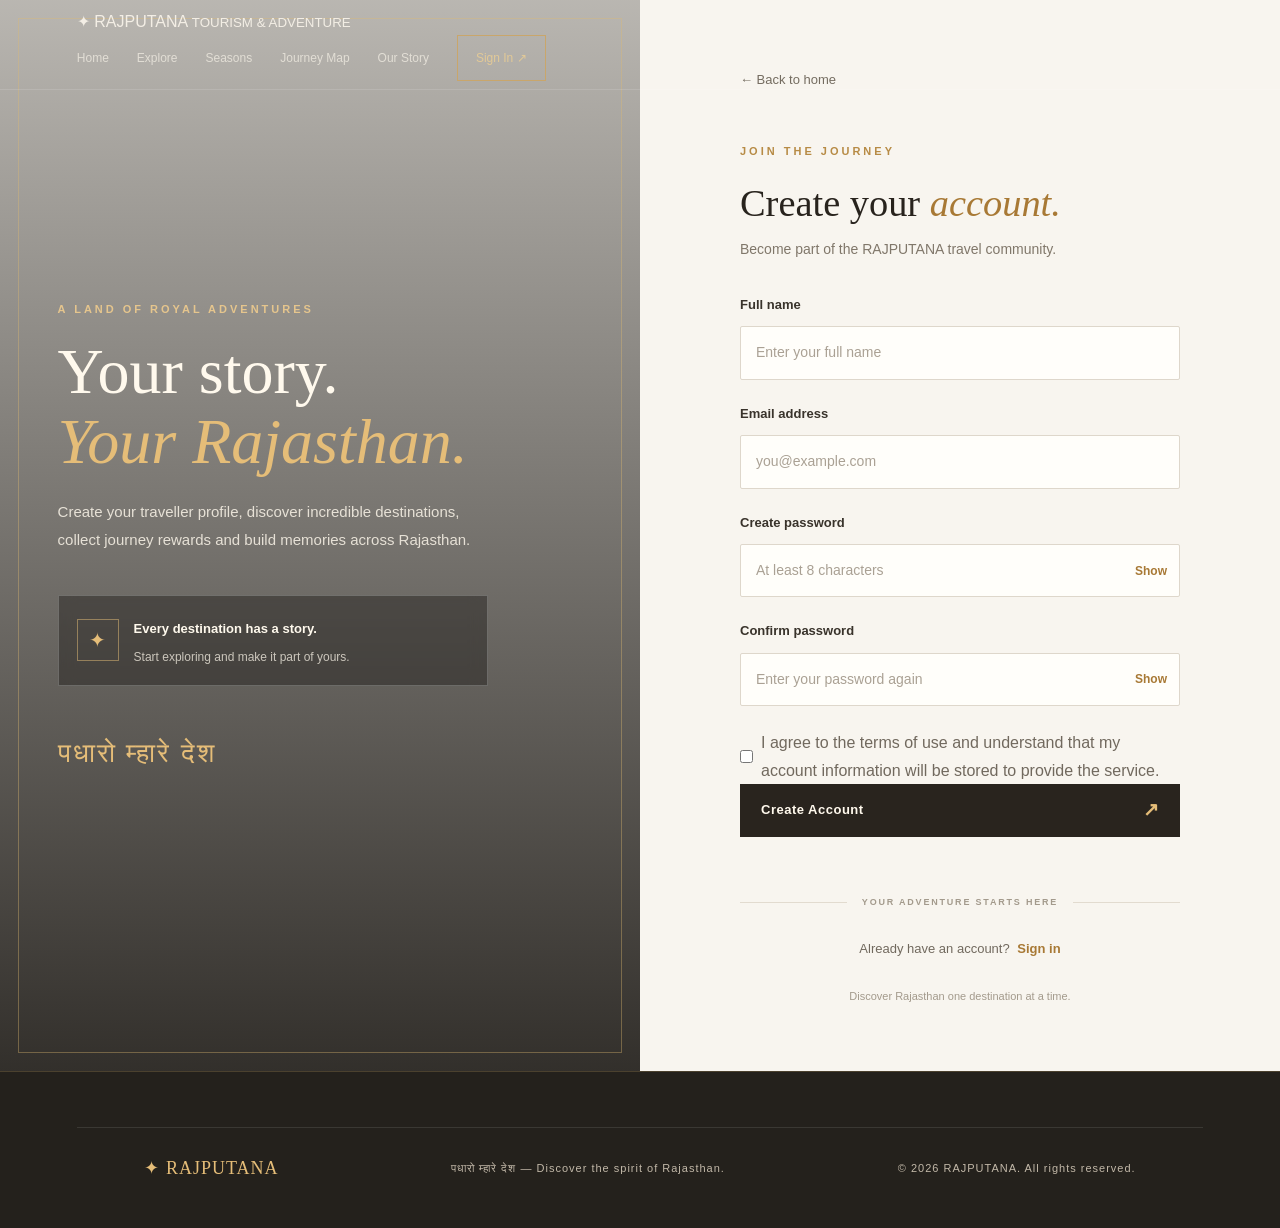
<file: frontend/pages/register.html>
<!DOCTYPE html>
<html lang="en">
<head>
    <meta charset="UTF-8">
    <meta name="viewport" content="width=device-width, initial-scale=1.0">
    <meta name="theme-color" content="#24211c">

    <title>Create Account | RAJPUTANA</title>

    <link rel="stylesheet" href="../CSS/style.css">
    <link rel="stylesheet" href="../CSS/responsive.css">
    <link rel="stylesheet" href="../CSS/auth.css">
</head>

<body>

<header class="navbar">
    <div class="nav-container">

        <a href="../index.html" class="logo">
            <span class="logo-symbol">✦</span>
            <span class="logo-text">
                RAJPUTANA
                <small>TOURISM & ADVENTURE</small>
            </span>
        </a>

        <button class="menu-toggle"
                id="menuToggle"
                aria-label="Toggle navigation"
                aria-expanded="false">
            ☰
        </button>

        <nav class="nav-links" id="navLinks">
            <a href="../index.html">Home</a>
            <a href="explore.html">Explore</a>
            <a href="seasons.html">Seasons</a>
            <a href="map.html">Journey Map</a>
            <a href="about.html">Our Story</a>
            <a href="login.html" class="nav-cta">Sign In ↗</a>
        </nav>

    </div>
</header>

<main class="auth-page">

    <section class="auth-visual">
        <div class="auth-visual-content">

            <span class="eyebrow">A LAND OF ROYAL ADVENTURES</span>

            <h1>
                Your story.
                <span>Your Rajasthan.</span>
            </h1>

            <p>
                Create your traveller profile, discover incredible
                destinations, collect journey rewards and build
                memories across Rajasthan.
            </p>

            <div class="auth-highlight">
                <span class="highlight-icon">✦</span>
                <div>
                    <strong>Every destination has a story.</strong>
                    <p>Start exploring and make it part of yours.</p>
                </div>
            </div>

            <span class="auth-padharo">पधारो म्हारे देश</span>

        </div>
    </section>

    <section class="auth-form-section">

        <div class="auth-card">

            <a href="../index.html" class="auth-back">
                ← Back to home
            </a>

            <div class="auth-heading">
                <span class="eyebrow">JOIN THE JOURNEY</span>
                <h2>Create your <span>account.</span></h2>
                <p>Become part of the RAJPUTANA travel community.</p>
            </div>

            <form id="registerForm">

                <div class="form-group">
                    <label for="fullName">Full name</label>
                    <input
                        type="text"
                        id="fullName"
                        name="fullName"
                        placeholder="Enter your full name"
                        autocomplete="name"
                        minlength="2"
                        maxlength="80"
                        required>
                </div>

                <div class="form-group">
                    <label for="registerEmail">Email address</label>
                    <input
                        type="email"
                        id="registerEmail"
                        name="email"
                        placeholder="you@example.com"
                        autocomplete="email"
                        maxlength="254"
                        required>
                </div>

                <div class="form-group">
                    <label for="registerPassword">Create password</label>

                    <div class="password-wrapper">
                        <input
                            type="password"
                            id="registerPassword"
                            name="password"
                            placeholder="At least 8 characters"
                            autocomplete="new-password"
                            minlength="8"
                            required>

                        <button
                            type="button"
                            class="password-toggle"
                            data-toggle-password="registerPassword"
                            aria-label="Show password">
                            Show
                        </button>
                    </div>
                </div>

                <div class="form-group">
                    <label for="confirmPassword">Confirm password</label>

                    <div class="password-wrapper">
                        <input
                            type="password"
                            id="confirmPassword"
                            name="confirmPassword"
                            placeholder="Enter your password again"
                            autocomplete="new-password"
                            minlength="8"
                            required>

                        <button
                            type="button"
                            class="password-toggle"
                            data-toggle-password="confirmPassword"
                            aria-label="Show password">
                            Show
                        </button>
                    </div>
                </div>

                <label class="remember-option register-terms">
                    <input type="checkbox" id="acceptTerms" required>
                    <span>
                        I agree to the terms of use and understand
                        that my account information will be stored
                        to provide the service.
                    </span>
                </label>

                <button type="submit" class="auth-submit">
                    Create Account <span>↗</span>
                </button>

                <p id="registerMessage"
                   class="auth-message"
                   role="status"
                   aria-live="polite"></p>

            </form>

            <div class="auth-divider">
                <span>YOUR ADVENTURE STARTS HERE</span>
            </div>

            <p class="auth-switch">
                Already have an account?
                <a href="login.html">Sign in</a>
            </p>

            <p class="auth-terms">
                Discover Rajasthan one destination at a time.
            </p>

        </div>

    </section>

</main>

<footer class="site-footer">
    <div class="footer-bottom">
        <a href="../index.html" class="footer-brand">✦ RAJPUTANA</a>
        <p>पधारो म्हारे देश — Discover the spirit of Rajasthan.</p>
        <p>© 2026 RAJPUTANA. All rights reserved.</p>
    </div>
</footer>

<script src="../JS/main.js"></script>
<script src="../JS/auth.js"></script>

</body>
</html>
</file>
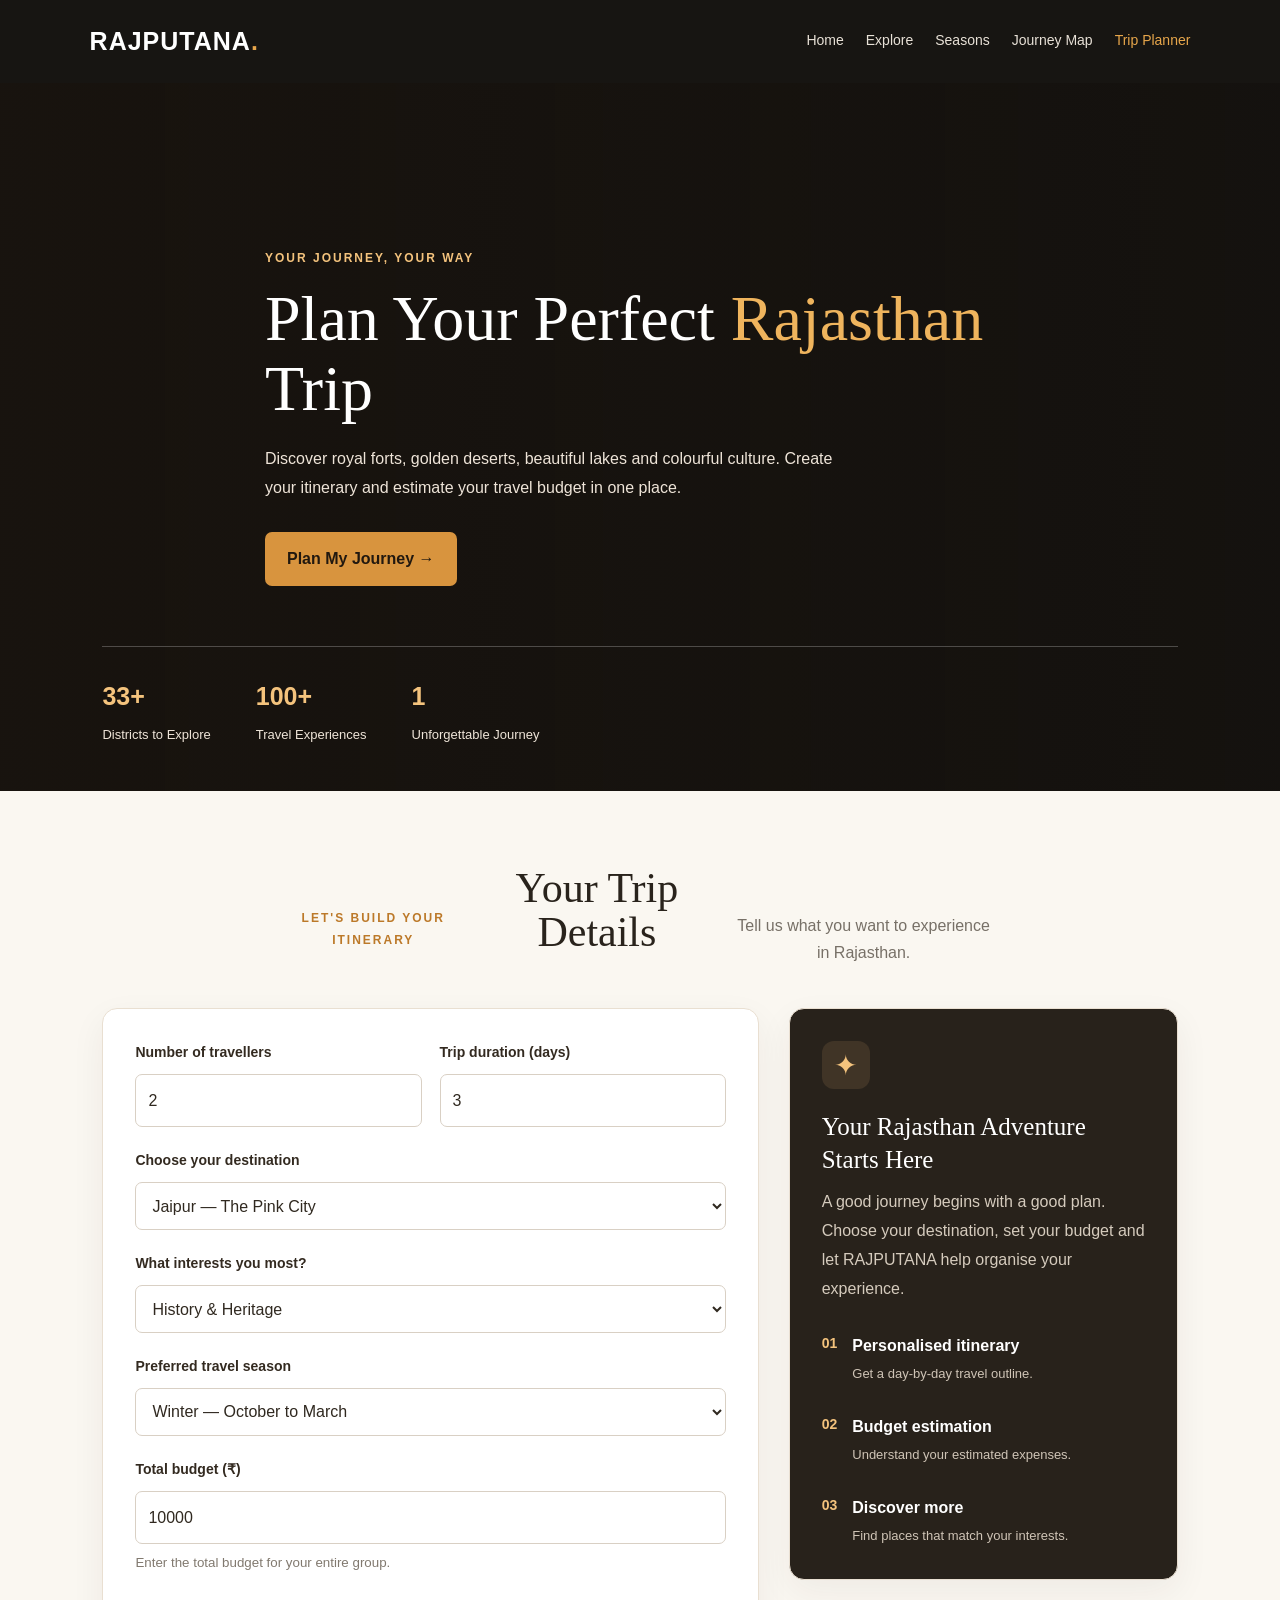
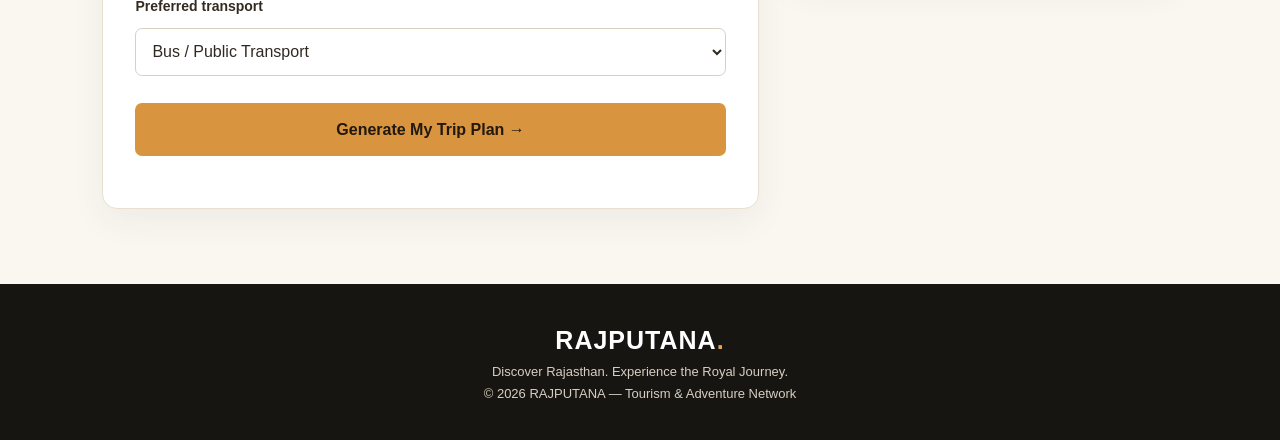
<file: frontend/pages/trip-planner.html>
<!DOCTYPE html>
<html lang="en">
<head>
    <meta charset="UTF-8">
    <meta name="viewport" content="width=device-width, initial-scale=1.0">

    <title>Smart Trip Planner | RAJPUTANA</title>

    <link rel="stylesheet" href="../CSS/style.css">
    <link rel="stylesheet" href="../CSS/responsive.css">
    <link rel="stylesheet" href="../CSS/trip-planner.css">
</head>

<body>

<header class="planner-header">
    <a href="../index.html" class="planner-logo">
        RAJPUTANA<span>.</span>
    </a>

    <nav class="planner-nav">
        <a href="../index.html">Home</a>
        <a href="explore.html">Explore</a>
        <a href="seasons.html">Seasons</a>
        <a href="map.html">Journey Map</a>
        <a href="trip-planner.html" class="active">Trip Planner</a>
    </nav>
</header>

<main>

    <section class="planner-hero">
        <div class="hero-content">
            <span class="eyebrow">YOUR JOURNEY, YOUR WAY</span>

            <h1>Plan Your Perfect <span>Rajasthan</span> Trip</h1>

            <p>
                Discover royal forts, golden deserts, beautiful lakes and
                colourful culture. Create your itinerary and estimate your
                travel budget in one place.
            </p>

            <a href="#planner-form" class="planner-primary-btn">
                Plan My Journey →
            </a>
        </div>

        <div class="hero-stat">
            <div>
                <strong>33+</strong>
                <span>Districts to Explore</span>
            </div>
            <div>
                <strong>100+</strong>
                <span>Travel Experiences</span>
            </div>
            <div>
                <strong>1</strong>
                <span>Unforgettable Journey</span>
            </div>
        </div>
    </section>

    <section class="planner-section" id="planner-form">

        <div class="section-heading">
            <span class="eyebrow">LET'S BUILD YOUR ITINERARY</span>
            <h2>Your Trip Details</h2>
            <p>Tell us what you want to experience in Rajasthan.</p>
        </div>

        <div class="planner-layout">

            <form id="tripForm" class="planner-form">

                <div class="form-row">
                    <div class="form-group">
                        <label for="travellers">Number of travellers</label>
                        <input
                            type="number"
                            id="travellers"
                            min="1"
                            max="50"
                            value="2"
                            required
                        >
                    </div>

                    <div class="form-group">
                        <label for="days">Trip duration (days)</label>
                        <input
                            type="number"
                            id="days"
                            min="1"
                            max="30"
                            value="3"
                            required
                        >
                    </div>
                </div>

                <div class="form-group">
                    <label for="destination">Choose your destination</label>

                    <select id="destination" required>
                        <option value="jaipur">Jaipur — The Pink City</option>
                        <option value="udaipur">Udaipur — The City of Lakes</option>
                        <option value="jodhpur">Jodhpur — The Blue City</option>
                        <option value="jaisalmer">Jaisalmer — The Golden City</option>
                        <option value="pushkar">Pushkar — The Sacred City</option>
                        <option value="mountabu">Mount Abu — The Hill Station</option>
                        <option value="bikaner">Bikaner — The Desert Heritage</option>
                        <option value="chittorgarh">Chittorgarh — The Land of Forts</option>
                    </select>
                </div>

                <div class="form-group">
                    <label for="travelStyle">What interests you most?</label>

                    <select id="travelStyle" required>
                        <option value="heritage">History & Heritage</option>
                        <option value="adventure">Adventure & Desert</option>
                        <option value="culture">Culture & Local Food</option>
                        <option value="nature">Nature & Relaxation</option>
                        <option value="mixed">A little bit of everything</option>
                    </select>
                </div>

                <div class="form-group">
                    <label for="season">Preferred travel season</label>

                    <select id="season" required>
                        <option value="winter">Winter — October to March</option>
                        <option value="summer">Summer — April to June</option>
                        <option value="monsoon">Monsoon — July to September</option>
                    </select>
                </div>

                <div class="form-group">
                    <label for="budget">Total budget (₹)</label>

                    <input
                        type="number"
                        id="budget"
                        min="500"
                        max="10000000"
                        step="100"
                        value="10000"
                        required
                    >

                    <small>Enter the total budget for your entire group.</small>
                </div>

                <div class="form-group">
                    <label for="transport">Preferred transport</label>

                    <select id="transport" required>
                        <option value="bus">Bus / Public Transport</option>
                        <option value="train">Train</option>
                        <option value="car">Private Car</option>
                        <option value="bike">Bike / Two-wheeler</option>
                    </select>
                </div>

                <button type="submit" class="planner-primary-btn submit-btn">
                    Generate My Trip Plan →
                </button>

                <p id="formMessage" class="form-message" aria-live="polite"></p>

            </form>

            <aside class="planner-side-panel">

                <div class="side-icon">✦</div>

                <h3>Your Rajasthan Adventure Starts Here</h3>

                <p>
                    A good journey begins with a good plan. Choose your
                    destination, set your budget and let RAJPUTANA help
                    organise your experience.
                </p>

                <div class="side-feature">
                    <span>01</span>
                    <div>
                        <strong>Personalised itinerary</strong>
                        <p>Get a day-by-day travel outline.</p>
                    </div>
                </div>

                <div class="side-feature">
                    <span>02</span>
                    <div>
                        <strong>Budget estimation</strong>
                        <p>Understand your estimated expenses.</p>
                    </div>
                </div>

                <div class="side-feature">
                    <span>03</span>
                    <div>
                        <strong>Discover more</strong>
                        <p>Find places that match your interests.</p>
                    </div>
                </div>

            </aside>

        </div>
    </section>

    <section id="tripResults" class="trip-results" hidden>

        <div class="section-heading">
            <span class="eyebrow">YOUR PERSONAL TRAVEL BLUEPRINT</span>
            <h2>Your Rajasthan Itinerary</h2>
            <p id="tripSummary"></p>
        </div>

        <div class="budget-overview">
            <div class="budget-card">
                <span>Your total budget</span>
                <strong id="totalBudget">₹0</strong>
            </div>

            <div class="budget-card">
                <span>Estimated trip cost</span>
                <strong id="estimatedCost">₹0</strong>
            </div>

            <div class="budget-card">
                <span>Estimated balance</span>
                <strong id="budgetBalance">₹0</strong>
            </div>
        </div>

        <p id="budgetMessage" class="budget-message" aria-live="polite"></p>

        <div id="expenseBreakdown" class="expense-breakdown"></div>

        <h3 class="itinerary-title">Your Day-by-Day Plan</h3>

        <div id="itineraryDays" class="itinerary-days"></div>

        <div class="results-actions">
            <button type="button" id="printTrip" class="planner-primary-btn">
                Print / Save as PDF
            </button>

            <button type="button" id="editTrip" class="planner-secondary-btn">
                Edit Trip Details
            </button>
        </div>

        <p class="estimate-note">
            Travel and accommodation costs are illustrative estimates, not
            live quotes. Actual expenses depend on dates, availability,
            travel distance and personal preferences. Confirm prices before
            travelling.
        </p>

    </section>

</main>

<footer class="planner-footer">
    <a href="../index.html" class="planner-logo">RAJPUTANA<span>.</span></a>
    <p>Discover Rajasthan. Experience the Royal Journey.</p>
    <p>© 2026 RAJPUTANA — Tourism & Adventure Network</p>
</footer>

<script src="../JS/trip-planner.js"></script>

</body>
</html>
</file>
<file: frontend/CSS/style.css>
/* ==========================================
   RAJPUTANA — SHARED DESIGN SYSTEM
   File: frontend/CSS/style.css
========================================== */

:root {
    --bg: #10100f;
    --bg-soft: #171715;
    --bg-card: #1e1d19;

    --gold: #c9a66b;
    --gold-light: #e2c997;

    --cream: #f3eee5;
    --muted: #aaa69c;
    --line: rgba(201, 166, 107, 0.24);

    --font-heading: "Cormorant Garamond", Georgia, serif;
    --font-body: "DM Sans", Arial, sans-serif;

    --container: 1240px;
}

/* RESET */

* {
    margin: 0;
    padding: 0;
    box-sizing: border-box;
}

html {
    scroll-behavior: smooth;
    scroll-padding-top: 90px;
}

body {
    min-height: 100vh;
    background: var(--bg);
    color: var(--cream);
    font-family: var(--font-body);
    line-height: 1.7;
    overflow-x: hidden;
}

body,
button,
input {
    font-family: var(--font-body);
}

a {
    color: inherit;
    text-decoration: none;
}

img {
    display: block;
    max-width: 100%;
}

button,
input {
    font: inherit;
}

button {
    cursor: pointer;
}

::selection {
    background: var(--gold);
    color: #111;
}

/* PAGE LOADER */

.page-loader {
    position: fixed;
    inset: 0;
    z-index: 9999;
    display: grid;
    place-items: center;
    background: var(--bg);
    transition: opacity 0.5s ease, visibility 0.5s ease;
}

.page-loader.loaded {
    opacity: 0;
    visibility: hidden;
    pointer-events: none;
}

.loader-content {
    text-align: center;
}

.loader-symbol {
    display: block;
    color: var(--gold);
    font-size: 40px;
    animation: loaderPulse 1.2s infinite alternate;
}

.loader-content p {
    margin-top: 8px;
    font-size: 20px;
    letter-spacing: 5px;
}

.loader-content small {
    color: var(--muted);
    font-size: 11px;
    letter-spacing: 2px;
}

@keyframes loaderPulse {
    from { opacity: 0.4; transform: scale(0.9); }
    to { opacity: 1; transform: scale(1.08); }
}

/* NAVIGATION */

.navbar {
    position: absolute;
    top: 0;
    left: 0;
    z-index: 1000;

    width: 100%;
    min-height: 90px;
    padding: 0 6%;

    display: flex;
    align-items: center;
    justify-content: space-between;
    gap: 30px;

    border-bottom: 1px solid rgba(255, 255, 255, 0.12);
    transition: background 0.3s ease, min-height 0.3s ease;
}

.navbar.scrolled {
    position: fixed;
    min-height: 76px;
    background: rgba(16, 16, 15, 0.96);
    backdrop-filter: blur(15px);
    border-bottom-color: var(--line);
}

.brand {
    display: inline-flex;
    align-items: center;
    gap: 12px;
    flex-shrink: 0;
}

.brand-symbol {
    color: var(--gold);
    font-size: 30px;
}

.brand-text {
    display: flex;
    flex-direction: column;
    font-size: 18px;
    font-weight: 700;
    letter-spacing: 3px;
    line-height: 1.3;
}

.brand-text small {
    color: var(--gold);
    font-size: 8px;
    font-weight: 500;
    letter-spacing: 2px;
}

.nav-links {
    display: flex;
    align-items: center;
    gap: 28px;
}

.nav-links a {
    position: relative;
    color: #e2ded5;
    font-size: 12px;
    transition: color 0.25s ease;
}

.nav-links a:hover,
.nav-links a.active {
    color: var(--gold-light);
}

.nav-links a:not(.nav-cta)::after {
    content: "";
    position: absolute;
    left: 0;
    bottom: -8px;
    width: 0;
    height: 1px;
    background: var(--gold);
    transition: width 0.25s ease;
}

.nav-links a:not(.nav-cta):hover::after,
.nav-links a:not(.nav-cta).active::after {
    width: 100%;
}

.nav-links .nav-cta {
    padding: 12px 18px;
    border: 1px solid var(--gold);
    color: var(--gold-light);
}

.nav-links .nav-cta:hover {
    background: var(--gold);
    color: #15130f;
}

.menu-toggle {
    display: none;
    background: transparent;
    border: 0;
    color: var(--cream);
    font-size: 28px;
}

/* COMMON BUTTONS */

.btn {
    display: inline-flex;
    align-items: center;
    justify-content: center;
    gap: 18px;

    min-height: 52px;
    padding: 13px 23px;

    font-size: 12px;
    font-weight: 600;
    letter-spacing: 0.3px;

    transition:
        background 0.25s ease,
        color 0.25s ease,
        border-color 0.25s ease,
        transform 0.25s ease;
}

.btn:hover {
    transform: translateY(-2px);
}

.btn-primary {
    background: var(--gold);
    color: #17140f;
    border: 1px solid var(--gold);
}

.btn-primary:hover {
    background: var(--gold-light);
    border-color: var(--gold-light);
}

.btn-outline {
    color: var(--cream);
    border: 1px solid rgba(255, 255, 255, 0.5);
    background: transparent;
}

.btn-outline:hover {
    border-color: var(--gold);
    color: var(--gold-light);
}

/* TYPOGRAPHY */

h1,
h2,
h3,
h4 {
    font-family: var(--font-heading);
    font-weight: 500;
    line-height: 1.05;
}

h1 em,
h2 em {
    color: var(--gold-light);
    font-weight: 400;
}

.eyebrow {
    display: inline-block;
    color: var(--gold);
    font-size: 10px;
    font-weight: 600;
    letter-spacing: 3px;
    line-height: 1.8;
}

.section-label {
    display: flex;
    align-items: center;
    gap: 13px;

    color: var(--gold);
    font-size: 10px;
    font-weight: 600;
    letter-spacing: 2px;
}

.section-label > span:first-child {
    color: var(--muted);
}

.text-link {
    display: inline-flex;
    align-items: center;
    gap: 14px;

    padding-bottom: 5px;
    border-bottom: 1px solid var(--gold);

    color: var(--gold-light);
    font-size: 12px;
    font-weight: 600;

    transition: gap 0.25s ease;
}

.text-link:hover {
    gap: 21px;
}

/* HOMEPAGE HERO */

.hero {
    position: relative;
    min-height: 760px;
    height: min(900px, 100vh);

    display: flex;
    align-items: center;

    overflow: hidden;
    background: #242018;
}

.hero-background {
    position: absolute;
    inset: 0;

    background-image:
        url("https://images.unsplash.com/photo-1599661046827-dacff0c0f09a?auto=format&fit=crop&w=2200&q=90");

    background-size: cover;
    background-position: center 45%;
    transform: scale(1.02);
}

.hero-overlay {
    position: absolute;
    inset: 0;

    background:
        linear-gradient(
            90deg,
            rgba(13, 12, 10, 0.94) 0%,
            rgba(13, 12, 10, 0.72) 43%,
            rgba(13, 12, 10, 0.15) 100%
        ),
        linear-gradient(
            0deg,
            rgba(13, 12, 10, 0.75),
            transparent 45%
        );
}

.hero-content {
    position: relative;
    z-index: 2;

    width: min(var(--container), 88%);
    margin: 70px auto 0;
}

.hero h1 {
    margin-top: 23px;
    font-size: clamp(64px, 8vw, 112px);
    letter-spacing: -2px;
}

.hero-description {
    max-width: 490px;
    margin-top: 24px;

    color: #d0cbc1;
    font-size: 14px;
    line-height: 1.9;
}

.hero-actions {
    display: flex;
    flex-wrap: wrap;
    gap: 14px;
    margin-top: 32px;
}

.hero-caption {
    display: flex;
    flex-direction: column;
    gap: 2px;
    margin-top: 48px;
}

.hero-caption span:first-child {
    color: var(--gold-light);
    font-family: var(--font-heading);
    font-size: 30px;
}

.hero-caption span:last-child {
    color: var(--muted);
    font-size: 9px;
    letter-spacing: 2px;
}

.hero-bottom-label {
    position: absolute;
    right: 6%;
    bottom: 27px;
    left: 6%;

    display: flex;
    justify-content: space-between;
    gap: 20px;

    color: #d0cbc1;
    font-size: 9px;
    letter-spacing: 2px;
}

/* HERITAGE STRIP */

.heritage-strip {
    display: grid;
    grid-template-columns: repeat(4, 1fr);

    padding: 26px 6%;
    background: #181713;
    border-bottom: 1px solid var(--line);
}

.heritage-item {
    display: flex;
    align-items: center;
    justify-content: center;
    gap: 15px;

    padding: 10px;
    border-right: 1px solid var(--line);

    color: var(--cream);
    font-family: var(--font-heading);
    font-size: 22px;
}

.heritage-item:last-child {
    border-right: 0;
}

.heritage-number {
    color: var(--gold);
    font-family: var(--font-body);
    font-size: 10px;
}

/* COMMON SECTIONS */

.section {
    width: min(var(--container), 88%);
    margin: 0 auto;
    padding: 110px 0;
}

.intro-grid {
    display: grid;
    grid-template-columns: 1fr 0.8fr;
    gap: 80px;
    margin-top: 40px;
}

.intro-heading h2,
.section-heading h2 {
    margin-top: 20px;
    font-size: clamp(45px, 5.5vw, 72px);
}

.intro-copy {
    padding-top: 15px;
}

.intro-copy p {
    margin-bottom: 18px;
    color: var(--muted);
    font-size: 14px;
    line-height: 1.95;
}

.intro-copy .text-link {
    margin-top: 15px;
}

/* SECTION HEADINGS */

.section-heading {
    display: flex;
    align-items: end;
    justify-content: space-between;
    gap: 35px;
    margin-bottom: 45px;
}

.section-heading .text-link {
    margin-bottom: 8px;
    flex-shrink: 0;
}

/* DESTINATION TILES */

.destination-grid {
    display: grid;
    grid-template-columns: repeat(4, minmax(0, 1fr));
    gap: 18px;
}

.destination-tile {
    position: relative;
    min-height: 440px;
    overflow: hidden;
    background: var(--bg-card);
}

.destination-tile img {
    width: 100%;
    height: 100%;
    min-height: 440px;
    object-fit: cover;

    transition: transform 0.7s ease;
}

.destination-tile:hover img {
    transform: scale(1.07);
}

.tile-overlay {
    position: absolute;
    inset: 0;

    background:
        linear-gradient(
            0deg,
            rgba(12, 11, 9, 0.96) 0%,
            rgba(12, 11, 9, 0.25) 62%,
            rgba(12, 11, 9, 0.08) 100%
        );
}

.tile-content {
    position: absolute;
    right: 22px;
    bottom: 25px;
    left: 22px;
}

.tile-number {
    color: var(--gold-light);
    font-size: 9px;
    letter-spacing: 2px;
}

.tile-content h3 {
    margin-top: 8px;
    font-size: 38px;
}

.tile-content p {
    margin-top: 6px;
    color: #d5cfc3;
    font-size: 11px;
}

.tile-arrow {
    position: absolute;
    right: 0;
    bottom: 0;

    display: grid;
    place-items: center;

    width: 36px;
    height: 36px;

    border: 1px solid var(--gold);
    color: var(--gold-light);

    transition:
        color 0.25s ease,
        background 0.25s ease;
}

.destination-tile:hover .tile-arrow {
    background: var(--gold);
    color: #111;
}

/* SEASON BANNER */

.season-section {
    position: relative;
    min-height: 580px;

    display: flex;
    align-items: center;
    overflow: hidden;

    background: #252117;
}

.season-background {
    position: absolute;
    inset: 0;

    background-image:
        linear-gradient(
            90deg,
            rgba(13, 12, 10, 0.96),
            rgba(13, 12, 10, 0.62),
            rgba(13, 12, 10, 0.2)
        ),
        url("https://images.unsplash.com/photo-1500530855697-b586d89ba3ee?auto=format&fit=crop&w=2000&q=85");

    background-position: center;
    background-size: cover;
}

.season-content {
    position: relative;
    width: min(var(--container), 88%);
    margin: 0 auto;
    padding: 90px 0;
}

.season-content h2 {
    margin-top: 23px;
    font-size: clamp(48px, 6vw, 78px);
}

.season-content p {
    max-width: 520px;
    margin: 24px 0 30px;

    color: #d0cbc1;
    font-size: 14px;
    line-height: 1.9;
}

/* FIVE SEASONS PREVIEW */

.season-preview-grid {
    display: grid;
    grid-template-columns: repeat(5, minmax(0, 1fr));
    gap: 14px;
    margin-bottom: 35px;
}

.season-preview-card {
    min-height: 220px;
    padding: 25px 20px;

    border: 1px solid var(--line);
    background: var(--bg-soft);

    transition:
        transform 0.25s ease,
        border-color 0.25s ease,
        background 0.25s ease;
}

.season-preview-card:hover {
    transform: translateY(-5px);
    border-color: var(--gold);
    background: #211f19;
}

.season-preview-card > span {
    color: var(--gold);
    font-size: 10px;
}

.season-preview-card h3 {
    margin-top: 27px;
    font-size: 26px;
}

.season-preview-card p {
    margin-top: 13px;
    color: var(--muted);
    font-size: 11px;
    line-height: 1.8;
}

/* JOURNEY SECTION */

.journey-section {
    display: grid;
    grid-template-columns: 1fr 0.75fr;
    align-items: center;
    gap: 90px;

    padding: 110px max(6%, calc((100% - var(--container)) / 2));
    background: #171613;
}

.journey-copy h2 {
    margin-top: 24px;
    font-size: clamp(50px, 5.5vw, 74px);
}

.journey-copy > p {
    max-width: 480px;
    margin: 23px 0 30px;
    color: var(--muted);
    font-size: 14px;
    line-height: 1.9;
}

/* JOURNEY PROFILE CARD */

.journey-card {
    padding: 32px;
    border: 1px solid var(--line);
    background:
        radial-gradient(
            circle at top right,
            rgba(201, 166, 107, 0.12),
            transparent 45%
        ),
        #211f1a;
}

.journey-card-top,
.journey-progress-label,
.journey-card-bottom {
    display: flex;
    align-items: center;
    justify-content: space-between;
    gap: 15px;
}

.journey-card-top {
    color: var(--muted);
    font-size: 9px;
    letter-spacing: 1px;
}

.journey-status {
    color: var(--gold);
    font-size: 8px;
}

.journey-emblem {
    display: grid;
    place-items: center;

    width: 78px;
    height: 78px;
    margin: 32px auto 18px;

    border: 1px solid var(--gold);
    border-radius: 50%;

    color: var(--gold-light);
    font-size: 35px;
}

.journey-card h3 {
    text-align: center;
    font-size: 34px;
}

.journey-card > p {
    margin-top: 8px;
    text-align: center;
    color: var(--muted);
    font-size: 11px;
}

.journey-progress-label {
    margin-top: 35px;
    color: var(--muted);
    font-size: 9px;
    letter-spacing: 1px;
}

.journey-progress-label span:last-child {
    color: var(--gold);
}

.journey-progress-track {
    height: 4px;
    margin-top: 12px;
    background: #454139;
}

.journey-progress-track span {
    display: block;
    width: 0;
    height: 100%;
    background: var(--gold);
}

.journey-card-bottom {
    margin-top: 28px;
    padding-bottom: 25px;
    border-bottom: 1px solid var(--line);
}

.journey-card-bottom div {
    display: flex;
    flex-direction: column;
}

.journey-card-bottom strong {
    color: var(--gold-light);
    font-family: var(--font-heading);
    font-size: 30px;
    font-weight: 500;
}

.journey-card-bottom small {
    color: var(--muted);
    font-size: 10px;
}

.journey-card-link {
    display: flex;
    align-items: center;
    justify-content: space-between;

    margin-top: 22px;
    color: var(--gold-light);
    font-size: 11px;
}

/* CLOSING SECTION */

.closing-section {
    padding: 110px 6%;
    text-align: center;

    background:
        linear-gradient(
            rgba(13, 12, 10, 0.82),
            rgba(13, 12, 10, 0.94)
        ),
        url("https://images.unsplash.com/photo-1602643163983-ed0babc39797?auto=format&fit=crop&w=2000&q=85")
        center / cover;
}

.closing-section h2 {
    margin-top: 20px;
    color: var(--gold-light);
    font-size: clamp(48px, 7vw, 86px);
}

.closing-section p {
    max-width: 520px;
    margin: 18px auto 28px;
    color: #d0cbc1;
    font-size: 13px;
}

/* FOOTER */

.site-footer {
    padding: 55px 6% 20px;
    background: #0b0b0a;
    border-top: 1px solid var(--line);
}

.footer-main {
    display: flex;
    align-items: center;
    justify-content: space-between;
    gap: 35px;
    padding-bottom: 35px;
}

.footer-main > p {
    color: var(--muted);
    font-size: 11px;
    line-height: 1.9;
}

.footer-links {
    display: flex;
    flex-wrap: wrap;
    gap: 24px;
    padding-bottom: 30px;
}

.footer-links a {
    color: var(--muted);
    font-size: 11px;
    transition: color 0.2s ease;
}

.footer-links a:hover {
    color: var(--gold-light);
}

.footer-bottom {
    display: flex;
    justify-content: space-between;
    gap: 20px;

    padding-top: 20px;
    border-top: 1px solid rgba(255, 255, 255, 0.1);

    color: #79766e;
    font-size: 9px;
    letter-spacing: 1px;
}

/* ACCESSIBILITY */

:focus-visible {
    outline: 2px solid var(--gold-light);
    outline-offset: 4px;
}

/* TABLET */

@media (max-width: 1050px) {
    .navbar {
        padding-right: 4%;
        padding-left: 4%;
    }

    .nav-links {
        gap: 16px;
    }

    .nav-links a {
        font-size: 11px;
    }

    .destination-grid {
        grid-template-columns: repeat(2, minmax(0, 1fr));
    }

    .season-preview-grid {
        grid-template-columns: repeat(3, minmax(0, 1fr));
    }

    .journey-section {
        gap: 45px;
    }
}

/* MOBILE */

@media (max-width: 760px) {
    .navbar {
        min-height: 75px;
    }

    .menu-toggle {
        display: block;
    }

    .nav-links {
        position: absolute;
        top: 100%;
        right: 0;
        left: 0;

        display: none;
        align-items: stretch;
        flex-direction: column;
        gap: 0;

        padding: 12px 6% 24px;
        background: rgba(16, 16, 15, 0.98);
        border-bottom: 1px solid var(--line);
    }

    .nav-links.open {
        display: flex;
    }

    .nav-links a {
        padding: 13px 0;
        font-size: 13px;
    }

    .nav-links a:not(.nav-cta)::after {
        display: none;
    }

    .nav-links .nav-cta {
        margin-top: 8px;
        padding: 12px 15px;
        text-align: center;
    }

    .hero {
        min-height: 700px;
        height: auto;
    }

    .hero-overlay {
        background:
            linear-gradient(
                90deg,
                rgba(13, 12, 10, 0.88),
                rgba(13, 12, 10, 0.48)
            ),
            linear-gradient(
                0deg,
                rgba(13, 12, 10, 0.82),
                transparent
            );
    }

    .hero-content {
        width: 88%;
        margin-top: 100px;
        padding-bottom: 90px;
    }

    .hero h1 {
        font-size: clamp(54px, 12vw, 78px);
    }

    .hero-description {
        font-size: 13px;
    }

    .hero-bottom-label {
        font-size: 8px;
    }

    .heritage-strip {
        grid-template-columns: repeat(2, 1fr);
        padding: 15px 5%;
    }

    .heritage-item {
        justify-content: flex-start;
        border-right: 0;
        font-size: 18px;
    }

    .section {
        width: 88%;
        padding: 75px 0;
    }

    .intro-grid {
        grid-template-columns: 1fr;
        gap: 25px;
    }

    .section-heading {
        align-items: flex-start;
        flex-direction: column;
        gap: 22px;
    }

    .destination-grid {
        grid-template-columns: 1fr;
    }

    .destination-tile,
    .destination-tile img {
        min-height: 400px;
    }

    .season-content {
        width: 88%;
        padding: 75px 0;
    }

    .season-preview-grid {
        grid-template-columns: repeat(2, minmax(0, 1fr));
    }

    .season-preview-card {
        min-height: 190px;
        padding: 20px 15px;
    }

    .season-preview-card h3 {
        font-size: 23px;
    }

    .journey-section {
        grid-template-columns: 1fr;
        gap: 40px;
        padding: 75px 6%;
    }

    .journey-card {
        padding: 24px;
    }

    .closing-section {
        padding: 80px 6%;
    }

    .footer-main {
        align-items: flex-start;
        flex-direction: column;
        gap: 20px;
    }

    .footer-bottom {
        flex-direction: column;
        gap: 8px;
    }
}

/* SMALL MOBILE */

@media (max-width: 420px) {
    .brand-text {
        font-size: 16px;
    }

    .hero-actions {
        align-items: stretch;
        flex-direction: column;
    }

    .hero-actions .btn {
        width: 100%;
    }

    .hero-bottom-label {
        flex-direction: column;
        gap: 6px;
    }

    .heritage-item {
        gap: 9px;
        font-size: 16px;
    }

    .season-preview-grid {
        grid-template-columns: 1fr;
    }

    .journey-card-bottom strong {
        font-size: 25px;
    }
}

/* REDUCED MOTION */

@media (prefers-reduced-motion: reduce) {
    *,
    *::before,
    *::after {
        scroll-behavior: auto !important;
        animation-duration: 0.01ms !important;
        animation-iteration-count: 1 !important;
        transition-duration: 0.01ms !important;
    }
}
</file>
<file: frontend/CSS/responsive.css>
/* TABLETS AND SMALL LAPTOPS */

@media (max-width: 1100px) {


.navbar {
    padding: 0 5%;
    gap: 20px;
}

.nav-links {
    gap: 17px;
}

.nav-link {
    font-size: 10px;
}

.brand-text strong {
    font-size: 14px;
    letter-spacing: 2px;
}

.brand-text small {
    font-size: 7px;
    letter-spacing: 1.5px;
}

.section-padding {
    padding: 85px 6%;
}

.destination-grid {
    grid-template-rows: 250px 250px;
}

.season-content {
    padding: 75px 8%;
}

.journey-section {
    padding: 85px 7%;
    grid-template-columns: 1fr 350px;
    gap: 55px;
}

.about-section {
    gap: 55px;
}


}

/* TABLETS */

@media (max-width: 850px) {

.navbar {
    min-height: 80px;
}

.navbar.scrolled {
    min-height: 70px;
}

.menu-toggle {
    width: 43px;
    height: 43px;
    display: flex;
    flex-direction: column;
    justify-content: center;
    align-items: center;
    gap: 7px;
    border: 1px solid rgba(228, 201, 142, 0.6);
    background: transparent;
    color: white;
    cursor: pointer;
    z-index: 102;
}

.menu-toggle span {
    width: 18px;
    height: 1px;
    background: white;
    transition: transform 0.25s ease;
}

.menu-toggle[aria-expanded="true"] span:first-child {
    transform: translateY(4px) rotate(45deg);
}

.menu-toggle[aria-expanded="true"] span:last-child {
    transform: translateY(-4px) rotate(-45deg);
}

.nav-links {
    position: fixed;
    top: 0;
    right: -100%;
    width: min(360px, 85vw);
    height: 100vh;
    height: 100dvh;
    padding: 115px 35px 45px;
    display: flex;
    flex-direction: column;
    align-items: stretch;
    gap: 12px;
    background: #17130f;
    box-shadow: -20px 0 60px rgba(0, 0, 0, 0.2);
    transition: right 0.35s ease;
    z-index: 101;
}

.nav-links.open {
    right: 0;
}

.nav-link {
    padding: 15px 0;
    border-bottom: 1px solid rgba(255, 255, 255, 0.1);
    font-size: 13px;
}

.nav-login {
    margin-top: 15px;
    text-align: center;
}

.hero {
    min-height: 700px;
    height: 90svh;
}

.hero-content {
    margin-left: 7%;
    width: 86%;
}

.hero h1 {
    font-size: clamp(62px, 10vw, 88px);
}

.hero-side-label {
    right: 14px;
}

.heritage-strip {
    padding: 30px 6%;
    gap: 18px;
}

.heritage-item {
    gap: 10px;
}

.heritage-icon {
    font-size: 23px;
}

.heritage-item strong {
    font-size: 15px;
}

.heritage-item small {
    font-size: 9px;
}

.section-heading {
    align-items: flex-start;
    flex-direction: column;
    gap: 20px;
}

.section-heading-right {
    max-width: 450px;
}

.destination-grid {
    grid-template-columns: 1fr 1fr;
    grid-template-rows: 350px 260px 260px;
}

.destination-large {
    grid-column: 1 / -1;
    grid-row: auto;
}

.season-section {
    grid-template-columns: 1fr;
}

.season-image {
    min-height: 440px;
}

.season-content {
    padding: 70px 8%;
}

.journey-section {
    grid-template-columns: 1fr;
    gap: 50px;
    padding: 80px 8%;
}

.journey-preview {
    width: min(100%, 430px);
    margin: 0 auto;
}

.about-section {
    gap: 45px;
}

.about-mark {
    width: 145px;
    height: 145px;
    font-size: 95px;
}


}
/* MOBILE PHONES */

@media (max-width: 560px) {


.navbar {
    padding: 0 5%;
    min-height: 76px;
}

.navbar.scrolled {
    min-height: 68px;
}

.brand {
    gap: 9px;
}

.brand-symbol {
    width: 36px;
    height: 36px;
    font-size: 25px;
}

.brand-text strong {
    font-size: 12px;
    letter-spacing: 2px;
}

.brand-text small {
    font-size: 6px;
    letter-spacing: 1.1px;
}

.hero {
    min-height: 690px;
    height: 94svh;
    max-height: 850px;
}

.hero-background {
    background-position: 57% center;
}

.hero-overlay {
    background: linear-gradient(
        90deg,
        rgba(16, 13, 10, 0.82),
        rgba(16, 13, 10, 0.42)
    ),
    linear-gradient(
        0deg,
        rgba(16, 13, 10, 0.52),
        transparent 60%
    );
}

.hero-content {
    margin-left: 6%;
    width: 88%;
    padding-top: 35px;
}

.hero-eyebrow {
    gap: 9px;
    font-size: 8px;
    letter-spacing: 2.5px;
    margin-bottom: 24px;
}

.eyebrow-line {
    width: 20px;
}

.hero h1 {
    font-size: clamp(53px, 12vw, 72px);
    letter-spacing: -1px;
    line-height: 0.99;
}

.hero-description {
    max-width: 340px;
    margin-top: 23px;
    font-size: 11px;
    line-height: 1.9;
}

.hero-actions {
    align-items: stretch;
    flex-direction: column;
    width: min(100%, 280px);
    gap: 11px;
    margin-top: 27px;
}

.button {
    min-height: 50px;
    padding: 0 16px;
    justify-content: space-between;
}

.hero-location {
    margin-top: 36px;
}

.hero-side-label {
    display: none;
}

.scroll-indicator {
    left: 6%;
    bottom: 22px;
    font-size: 7px;
}

.scroll-line {
    width: 24px;
}

.hero-counter {
    right: 6%;
    bottom: 18px;
    gap: 7px;
}

.hero-counter strong {
    font-size: 20px;
}

.hero-counter > span {
    width: 20px;
}

.hero-counter small {
    font-size: 7px;
}

.heritage-strip {
    display: grid;
    grid-template-columns: 1fr;
    gap: 20px;
    padding: 28px 7%;
}

.heritage-divider {
    display: none;
}

.heritage-item strong {
    font-size: 17px;
}

.section-padding {
    padding: 72px 6%;
}

.section-heading {
    margin-bottom: 30px;
}

.section-heading h2,
.season-content h2,
.journey-content h2,
.about-copy h2 {
    font-size: 49px;
}

.section-heading-right p {
    font-size: 11px;
}

.destination-grid {
    grid-template-columns: 1fr;
    grid-template-rows: repeat(4, 340px);
    gap: 13px;
}

.destination-large {
    grid-column: auto;
    grid-row: auto;
}

.destination-info h3 {
    font-size: 39px;
}

.destination-info p {
    font-size: 11px;
}

.season-image {
    min-height: 340px;
}

.season-image-caption strong {
    font-size: 29px;
}

.season-content {
    padding: 65px 6%;
}

.season-content > p {
    font-size: 11px;
}

.season-item {
    min-height: 80px;
    gap: 11px;
}

.season-item small {
    font-size: 8px;
}

.journey-section {
    padding: 70px 6%;
    gap: 38px;
}

.journey-content > p {
    font-size: 11px;
}

.journey-preview {
    padding: 22px;
}

.xp-footer {
    font-size: 7px;
}

.about-section {
    flex-direction: column;
    align-items: flex-start;
    gap: 45px;
}

.about-mark {
    width: 110px;
    height: 110px;
    font-size: 72px;
    outline-offset: 8px;
}

.about-copy > p {
    font-size: 11px;
}

.footer {
    padding: 45px 6% 0;
}

.footer-main {
    align-items: flex-start;
    flex-direction: column;
    gap: 23px;
    padding-bottom: 32px;
}

.footer-main > p {
    font-size: 19px;
}

.footer-bottom {
    align-items: flex-start;
    justify-content: center;
    flex-direction: column;
    gap: 12px;
    padding: 20px 0;
    font-size: 7px;
}


}
</file>
<file: frontend/CSS/about.css>
/* ==========================================
   RAJPUTANA - ABOUT PAGE
   ========================================== */

.about-hero {
    min-height: 610px;
    height: 78vh;
    max-height: 820px;
    position: relative;
    display: flex;
    align-items: center;
    overflow: hidden;
    color: #fff;
    background:
        linear-gradient(90deg, rgba(15, 15, 13, 0.88), rgba(15, 15, 13, 0.20)),
        url("https://images.unsplash.com/photo-1599661046827-dacff0c0f09a?auto=format&fit=crop&w=2000&q=85")
        center 45% / cover no-repeat;
}

.about-hero-overlay {
    position: absolute;
    inset: 0;
    background: linear-gradient(
        0deg,
        rgba(15, 15, 13, 0.55),
        transparent 55%
    );
}

.about-hero-content {
    width: min(1100px, 88%);
    margin: 0 auto;
    padding: 80px 0;
    position: relative;
    z-index: 1;
}

.eyebrow {
    display: inline-block;
    color: #c8a76b;
    font-size: 11px;
    font-weight: 600;
    letter-spacing: 3px;
    line-height: 1.8;
}

.about-hero h1 {
    margin: 24px 0;
    max-width: 850px;
    font-family: "Cormorant Garamond", Georgia, serif;
    font-size: clamp(45px, 6.5vw, 86px);
    font-weight: 600;
    line-height: 0.99;
    letter-spacing: -1.5px;
}

.about-hero h1 span {
    color: #d8b979;
    font-style: italic;
}

.about-hero-content > p {
    max-width: 550px;
    margin: 0 0 30px;
    color: rgba(255, 255, 255, 0.84);
    font-size: 15px;
    line-height: 1.9;
}

.about-primary-btn,
.about-secondary-btn,
.about-outline-btn {
    min-height: 48px;
    display: inline-flex;
    align-items: center;
    justify-content: center;
    gap: 18px;
    padding: 13px 23px;
    text-decoration: none;
    font-size: 12px;
    font-weight: 600;
    letter-spacing: 0.3px;
    transition: 0.25s ease;
}

.about-primary-btn {
    color: #211b12;
    background: #d5b475;
    border: 1px solid #d5b475;
}

.about-primary-btn:hover {
    color: #fff;
    background: #9b763c;
    border-color: #9b763c;
    transform: translateY(-2px);
}

.about-primary-btn span,
.about-outline-btn span {
    font-size: 17px;
}

.hero-caption {
    position: absolute;
    bottom: 28px;
    left: 6%;
    right: 6%;
    z-index: 1;
    display: flex;
    justify-content: space-between;
    gap: 20px;
    color: rgba(255, 255, 255, 0.75);
    font-size: 9px;
    letter-spacing: 2px;
}

/* SHARED SPACING */

.section-padding {
    padding: 100px max(6%, calc((100% - 1150px) / 2));
}

/* INTRODUCTION */

.about-intro {
    background: #f7f3eb;
}

.about-intro-label {
    display: flex;
    align-items: center;
    gap: 12px;
    margin-bottom: 30px;
    color: #8e6c36;
    font-size: 10px;
    font-weight: 600;
    letter-spacing: 2px;
}

.gold-line {
    display: inline-block;
    width: 35px;
    height: 2px;
    background: #b89557;
}

.about-intro-grid {
    display: grid;
    grid-template-columns: 1.1fr 0.9fr;
    gap: 70px;
    align-items: start;
}

.about-intro h2,
.mission-heading h2,
.features-heading h2,
.about-cta h2 {
    margin: 0;
    color: #27231d;
    font-family: "Cormorant Garamond", Georgia, serif;
    font-size: clamp(36px, 4vw, 54px);
    font-weight: 600;
    line-height: 1.1;
}

.about-intro h2 em,
.about-cta h2 em {
    color: #a67d3d;
    font-weight: 500;
}

.about-intro-text p {
    margin: 0 0 17px;
    color: #6e685e;
    font-size: 13px;
    line-height: 1.95;
}

.about-intro-text p:last-child {
    margin-bottom: 0;
}

/* MISSION */

.mission-section {
    background: #fffdf8;
}

.mission-heading,
.features-heading {
    max-width: 650px;
    margin: 0 auto 55px;
    text-align: center;
}

.mission-heading h2,
.features-heading h2 {
    margin-top: 14px;
}

.mission-heading > p,
.features-heading > p {
    margin-top: 15px;
    color: #777064;
    font-size: 13px;
    line-height: 1.8;
}

.mission-grid {
    display: grid;
    grid-template-columns: repeat(3, minmax(0, 1fr));
    gap: 22px;
}

.mission-card {
    padding: 34px 27px;
    border: 1px solid #e8e0d2;
    background: #fff;
    transition: transform 0.25s ease, box-shadow 0.25s ease;
}

.mission-card:hover {
    transform: translateY(-6px);
    box-shadow: 0 18px 40px rgba(49, 38, 19, 0.08);
}

.mission-card.featured-mission {
    background: #28241e;
    border-color: #28241e;
}

.mission-icon {
    width: 48px;
    height: 48px;
    display: grid;
    place-items: center;
    margin-bottom: 28px;
    color: #8b682f;
    background: #f4ead6;
    font-size: 24px;
}

.card-number {
    color: #a27b3d;
    font-size: 9px;
    font-weight: 600;
    letter-spacing: 1.7px;
}

.mission-card h3 {
    margin: 18px 0 13px;
    color: #2b2720;
    font-family: "Cormorant Garamond", Georgia, serif;
    font-size: 27px;
    line-height: 1.15;
}

.mission-card p {
    margin: 0;
    color: #777064;
    font-size: 12px;
    line-height: 1.9;
}

.featured-mission h3 {
    color: #fff9ed;
}

.featured-mission p {
    color: #c5bcae;
}

/* FEATURES */

.features-section {
    background: #f4efe5;
}

.features-grid {
    display: grid;
    grid-template-columns: repeat(2, minmax(0, 1fr));
    gap: 0 55px;
}

.feature-item {
    display: flex;
    gap: 24px;
    padding: 28px 0;
    border-top: 1px solid #ded4c3;
}

.feature-number {
    flex: 0 0 44px;
    color: #b08b4c;
    font-family: "Cormorant Garamond", Georgia, serif;
    font-size: 28px;
}

.feature-item h3 {
    margin: 3px 0 10px;
    color: #30291f;
    font-family: "Cormorant Garamond", Georgia, serif;
    font-size: 25px;
}

.feature-item p {
    margin: 0;
    color: #777064;
    font-size: 12px;
    line-height: 1.9;
}

/* HERITAGE QUOTE */

.heritage-quote {
    min-height: 390px;
    display: grid;
    place-items: center;
    padding: 75px 20px;
    text-align: center;
    color: #fff;
    background:
        linear-gradient(rgba(25, 20, 14, 0.78), rgba(25, 20, 14, 0.82)),
        url("https://images.unsplash.com/photo-1477587458883-47145ed94245?auto=format&fit=crop&w=1800&q=85")
        center / cover no-repeat;
}

.heritage-quote-content {
    max-width: 700px;
}

.quote-mark {
    display: block;
    height: 58px;
    color: #d5b475;
    font-family: Georgia, serif;
    font-size: 90px;
    line-height: 1;
}

.heritage-quote h2 {
    margin: 15px 0;
    color: #e4c98f;
    font-size: clamp(38px, 6vw, 64px);
    font-weight: 600;
}

.heritage-quote p {
    margin: 0 0 27px;
    color: #e6dfd4;
    font-size: 13px;
    letter-spacing: 0.5px;
}

.about-outline-btn {
    color: #fff;
    border: 1px solid rgba(255, 255, 255, 0.6);
}

.about-outline-btn:hover {
    color: #211b12;
    background: #d5b475;
    border-color: #d5b475;
}

/* CTA */

.about-cta {
    background: #fffdf8;
}

.about-cta-content {
    max-width: 800px;
    margin: 0 auto;
    text-align: center;
}

.about-cta h2 {
    margin-top: 17px;
    font-size: clamp(43px, 5vw, 65px);
}

.about-cta-content > p {
    max-width: 500px;
    margin: 22px auto 28px;
    color: #777064;
    font-size: 13px;
    line-height: 1.9;
}

.about-cta-buttons {
    display: flex;
    flex-wrap: wrap;
    justify-content: center;
    gap: 12px;
}

.about-secondary-btn {
    color: #42382a;
    border: 1px solid #cfc2ad;
}

.about-secondary-btn:hover {
    color: #fff;
    background: #28241e;
    border-color: #28241e;
}

/* FOOTER */

.about-footer {
    padding: 48px 6% 22px;
    text-align: center;
    color: #d2c9b9;
    background: #211f1b;
}

.footer-brand {
    color: #d5b475;
    font-family: "Cormorant Garamond", Georgia, serif;
    font-size: 30px;
    font-weight: 700;
    letter-spacing: 3px;
    text-decoration: none;
}

.about-footer > p {
    margin: 9px 0 25px;
    color: #a9a092;
    font-size: 11px;
}

.footer-links {
    display: flex;
    flex-wrap: wrap;
    justify-content: center;
    gap: 23px;
    margin-bottom: 30px;
}

.footer-links a {
    color: #d2c9b9;
    font-size: 11px;
    text-decoration: none;
    transition: color 0.2s ease;
}

.footer-links a:hover {
    color: #d5b475;
}

.footer-bottom {
    display: flex;
    justify-content: space-between;
    gap: 15px;
    padding-top: 20px;
    border-top: 1px solid rgba(255, 255, 255, 0.12);
    color: #938b7e;
    font-size: 10px;
}

/* RESPONSIVE */

@media (max-width: 900px) {
    .about-intro-grid {
        grid-template-columns: 1fr;
        gap: 28px;
    }

    .mission-grid {
        grid-template-columns: 1fr 1fr;
    }

    .mission-card:last-child {
        grid-column: 1 / -1;
    }

    .section-padding {
        padding-top: 75px;
        padding-bottom: 75px;
    }
}

@media (max-width: 600px) {
    .about-hero {
        min-height: 590px;
        height: 78vh;
        background-position: 55% center;
    }

    .about-hero-content {
        width: 88%;
        padding: 50px 0;
    }

    .about-hero h1 {
        font-size: clamp(43px, 12vw, 62px);
    }

    .about-hero-content > p {
        font-size: 13px;
    }

    .hero-caption {
        bottom: 20px;
        font-size: 8px;
        letter-spacing: 1px;
    }

    .section-padding {
        padding: 62px 7%;
    }

    .about-intro h2,
    .mission-heading h2,
    .features-heading h2 {
        font-size: 38px;
    }

    .mission-grid {
        grid-template-columns: 1fr;
        gap: 15px;
    }

    .mission-card:last-child {
        grid-column: auto;
    }

    .mission-card {
        padding: 27px 23px;
    }

    .features-grid {
        grid-template-columns: 1fr;
    }

    .feature-item {
        gap: 15px;
    }

    .feature-item h3 {
        font-size: 23px;
    }

    .heritage-quote {
        min-height: 330px;
    }

    .about-cta h2 {
        font-size: 46px;
    }

    .about-cta-buttons {
        flex-direction: column;
    }

    .about-cta-buttons a {
        width: 100%;
    }

    .footer-links {
        gap: 15px;
    }

    .footer-bottom {
        flex-direction: column;
        line-height: 1.7;
    }
}
</file>
<file: frontend/CSS/auth.css>
/* =========================================
   RAJPUTANA AUTHENTICATION PAGES
   Login and Registration
========================================= */

.auth-page {
    min-height: calc(100vh - 80px);
    display: grid;
    grid-template-columns: 1fr 1fr;
    background: #f8f5ef;
}

/* LEFT VISUAL PANEL */

.auth-visual {
    position: relative;
    display: flex;
    align-items: center;
    min-height: 650px;
    padding: 70px 9%;
    overflow: hidden;
    color: #fff9ed;

    background:
        linear-gradient(
            180deg,
            rgba(23, 20, 16, 0.28),
            rgba(23, 20, 16, 0.88)
        ),
        url("https://images.unsplash.com/photo-1477587458883-47145ed94245?auto=format&fit=crop&w=1500&q=85")
        center / cover no-repeat;
}

.auth-visual::after {
    content: "";
    position: absolute;
    inset: 18px;
    border: 1px solid rgba(222, 185, 112, 0.38);
    pointer-events: none;
}

.auth-visual-content {
    position: relative;
    z-index: 1;
    max-width: 540px;
}

.eyebrow {
    display: inline-block;
    margin-bottom: 18px;
    color: #b78b45;
    font-size: 11px;
    font-weight: 800;
    letter-spacing: 3px;
}

.auth-visual .eyebrow {
    color: #e5c58d;
}

.auth-visual h1 {
    margin: 0 0 22px;
    font-family: Georgia, "Times New Roman", serif;
    font-size: clamp(42px, 5vw, 70px);
    font-weight: 400;
    line-height: 1.08;
}

.auth-visual h1 span {
    display: block;
    color: #e5bd78;
    font-style: italic;
}

.auth-visual-content > p {
    max-width: 430px;
    color: rgba(255, 249, 237, 0.82);
    font-size: 15px;
    line-height: 1.9;
}

.auth-highlight {
    display: flex;
    align-items: center;
    gap: 15px;
    margin-top: 40px;
    padding: 18px;
    border: 1px solid rgba(255, 255, 255, 0.22);
    background: rgba(20, 18, 15, 0.38);
    backdrop-filter: blur(8px);
}

.highlight-icon {
    display: grid;
    width: 42px;
    height: 42px;
    flex-shrink: 0;
    place-items: center;
    color: #e5bd78;
    border: 1px solid rgba(229, 189, 120, 0.5);
    font-size: 20px;
}

.auth-highlight strong {
    font-size: 13px;
}

.auth-highlight p {
    margin: 6px 0 0;
    color: rgba(255, 249, 237, 0.72);
    font-size: 12px;
}

.auth-padharo {
    display: block;
    margin-top: 45px;
    color: #e5bd78;
    font-size: 27px;
    letter-spacing: 2px;
}

/* RIGHT FORM PANEL */

.auth-form-section {
    display: flex;
    align-items: center;
    justify-content: center;
    padding: 65px 7%;
}

.auth-card {
    width: 100%;
    max-width: 440px;
}

.auth-back {
    display: inline-block;
    margin-bottom: 45px;
    color: #746c60;
    font-size: 13px;
    text-decoration: none;
    transition: color 0.2s ease;
}

.auth-back:hover {
    color: #a87935;
}

.auth-heading {
    margin-bottom: 32px;
}

.auth-heading h2 {
    margin: 0 0 12px;
    color: #28231d;
    font-family: Georgia, "Times New Roman", serif;
    font-size: clamp(30px, 3vw, 42px);
    font-weight: 400;
    line-height: 1.2;
}

.auth-heading h2 span {
    color: #a87935;
    font-style: italic;
}

.auth-heading > p {
    margin: 0;
    color: #80776a;
    font-size: 14px;
    line-height: 1.7;
}

/* FORM FIELDS */

.form-group {
    margin-bottom: 23px;
}

.form-group > label,
.label-row > label {
    display: block;
    margin-bottom: 10px;
    color: #39332b;
    font-size: 13px;
    font-weight: 700;
}

.form-group input:not([type="checkbox"]) {
    width: 100%;
    min-height: 51px;
    padding: 14px 15px;
    border: 1px solid #ded7cb;
    border-radius: 2px;
    outline: none;
    background: #fffefa;
    color: #28231d;
    font: inherit;
    font-size: 14px;
    transition:
        border-color 0.2s ease,
        box-shadow 0.2s ease;
}

.form-group input:not([type="checkbox"]):focus {
    border-color: #b78b45;
    box-shadow: 0 0 0 3px rgba(183, 139, 69, 0.12);
}

.form-group input::placeholder {
    color: #aaa194;
}

.password-wrapper {
    position: relative;
}

.password-wrapper input {
    padding-right: 65px !important;
}

.password-toggle {
    position: absolute;
    top: 50%;
    right: 13px;
    transform: translateY(-50%);
    border: 0;
    background: transparent;
    color: #a87935;
    cursor: pointer;
    font-size: 12px;
    font-weight: 700;
}

.label-row {
    display: flex;
    align-items: center;
    justify-content: space-between;
}

.form-options {
    display: flex;
    align-items: center;
    justify-content: space-between;
    gap: 12px;
    margin: 4px 0 25px;
    font-size: 12px;
}

.remember-option {
    display: flex;
    align-items: center;
    gap: 8px;
    color: #71695e;
    cursor: pointer;
}

.remember-option input {
    accent-color: #a87935;
}

.form-options a,
.auth-switch a {
    color: #a87935;
    font-weight: 700;
    text-decoration: none;
}

.form-options a:hover,
.auth-switch a:hover {
    text-decoration: underline;
}

/* SUBMIT BUTTON */

.auth-submit {
    display: flex;
    width: 100%;
    min-height: 53px;
    align-items: center;
    justify-content: space-between;
    padding: 0 20px;
    border: 1px solid #29241e;
    background: #29241e;
    color: #fff9ed;
    cursor: pointer;
    font: inherit;
    font-size: 13px;
    font-weight: 700;
    letter-spacing: 0.5px;
    transition:
        background 0.25s ease,
        border-color 0.25s ease;
}

.auth-submit span {
    color: #e5bd78;
    font-size: 19px;
}

.auth-submit:hover {
    border-color: #a87935;
    background: #a87935;
}

.auth-submit:disabled {
    cursor: wait;
    opacity: 0.7;
}

.auth-message {
    min-height: 18px;
    margin: 12px 0 0;
    font-size: 13px;
    line-height: 1.6;
}

.auth-message.error {
    color: #b42318;
}

.auth-message.success {
    color: #247345;
}

/* DIVIDER AND SIGNUP LINK */

.auth-divider {
    display: flex;
    align-items: center;
    gap: 15px;
    margin: 28px 0;
    color: #a39a8c;
    font-size: 9px;
    font-weight: 700;
    letter-spacing: 1.8px;
}

.auth-divider::before,
.auth-divider::after {
    content: "";
    flex: 1;
    height: 1px;
    background: #e2dbcf;
}

.auth-switch {
    margin: 0;
    color: #71695e;
    font-size: 13px;
    text-align: center;
}

.auth-switch a {
    margin-left: 4px;
}

.auth-terms {
    margin: 27px 0 0;
    color: #a39a8c;
    font-size: 11px;
    line-height: 1.7;
    text-align: center;
}

/* FOOTER */

.site-footer {
    background: #24211c;
    color: #f8f5ef;
}

.footer-bottom {
    display: flex;
    flex-wrap: wrap;
    align-items: center;
    justify-content: space-between;
    gap: 15px;
    padding: 25px 6%;
}

.footer-brand {
    color: #e5bd78;
    font-family: Georgia, "Times New Roman", serif;
    font-size: 18px;
    text-decoration: none;
}

.footer-bottom p {
    margin: 0;
    color: #c2b8a8;
    font-size: 11px;
    line-height: 1.7;
}

/* RESPONSIVE DESIGN */

@media (max-width: 900px) {
    .auth-page {
        grid-template-columns: 1fr;
    }

    .auth-visual {
        min-height: 440px;
        padding: 65px 8%;
    }

    .auth-visual h1 {
        font-size: 52px;
    }

    .auth-highlight {
        margin-top: 25px;
    }

    .auth-padharo {
        margin-top: 25px;
    }

    .auth-form-section {
        padding: 55px 7%;
    }

    .auth-back {
        margin-bottom: 30px;
    }
}

@media (max-width: 520px) {
    .auth-visual {
        min-height: 390px;
        padding: 50px 8%;
    }

    .auth-visual::after {
        inset: 10px;
    }

    .auth-visual h1 {
        font-size: 42px;
    }

    .auth-visual-content > p {
        font-size: 13px;
    }

    .auth-padharo {
        font-size: 23px;
    }

    .auth-form-section {
        padding: 45px 22px;
    }

    .auth-heading h2 {
        font-size: 32px;
    }

    .footer-bottom {
        flex-direction: column;
        align-items: flex-start;
        padding: 25px;
    }
}
</file>
<file: frontend/CSS/map.css>
/* ==========================================
   RAJPUTANA — Interactive Journey Map
   File: frontend/CSS/map.css
========================================== */

.map-hero {
    position: relative;
    overflow: hidden;
    padding: 100px 6%;
    background:
        radial-gradient(circle at 85% 30%, rgba(201,166,107,.14), transparent 35%),
        #191712;
    border-bottom: 1px solid var(--line);
}

.map-hero-content {
    position: relative;
    z-index: 2;
    width: min(1240px, 100%);
    margin: auto;
}

.map-hero h1 {
    margin-top: 22px;
    font-size: clamp(55px, 8vw, 100px);
}

.map-hero-content > p {
    max-width: 560px;
    margin: 22px 0 30px;
    color: var(--muted);
    font-size: 13px;
    line-height: 1.9;
}

.map-hero-mark {
    position: absolute;
    top: 0;
    right: 8%;
    color: rgba(201,166,107,.06);
    font-family: "Cormorant Garamond", serif;
    font-size: clamp(200px, 35vw, 430px);
    font-weight: 700;
    line-height: 1;
    pointer-events: none;
}

/* DASHBOARD */

.journey-dashboard {
    display: grid;
    grid-template-columns: repeat(4, minmax(0, 1fr));
    gap: 1px;
    background: var(--line);
    border-bottom: 1px solid var(--line);
}

.journey-stat {
    display: flex;
    align-items: center;
    gap: 17px;
    padding: 28px 8%;
    background: var(--bg);
}

.journey-stat-icon {
    display: grid;
    place-items: center;
    flex-shrink: 0;
    width: 43px;
    height: 43px;
    border: 1px solid var(--line);
    color: var(--gold-light);
    font-size: 19px;
}

.journey-stat > div {
    display: flex;
    flex-direction: column;
    gap: 7px;
}

.journey-stat small {
    color: var(--muted);
    font-size: 9px;
    letter-spacing: 1px;
}

.journey-stat strong {
    color: var(--cream);
    font-size: 20px;
    font-weight: 500;
}

/* MAP SECTION */

.interactive-map-section {
    padding: 90px 6%;
}

.interactive-map-section > .section-label,
.map-heading,
.map-workspace {
    width: min(1350px, 100%);
    margin-right: auto;
    margin-left: auto;
}

.map-heading {
    display: flex;
    justify-content: space-between;
    align-items: end;
    gap: 25px;
    margin-top: 25px;
    margin-bottom: 35px;
}

.map-heading h2,
.progress-heading h2 {
    font-size: clamp(40px, 5vw, 66px);
}

.map-heading p,
.progress-heading p {
    margin-top: 12px;
    color: var(--muted);
    font-size: 12px;
    line-height: 1.8;
}

.reset-journey-btn {
    padding: 12px 17px;
    border: 1px solid var(--line);
    background: transparent;
    color: var(--muted);
    font: inherit;
    font-size: 11px;
    cursor: pointer;
}

.reset-journey-btn:hover {
    border-color: var(--gold);
    color: var(--gold-light);
}

.map-workspace {
    display: grid;
    grid-template-columns: minmax(0, 1.5fr) minmax(300px, .8fr);
    gap: 25px;
    align-items: stretch;
}

/* MAP CANVAS */

.map-canvas {
    position: relative;
    min-height: 620px;
    overflow: hidden;
    isolation: isolate;
    border: 1px solid rgba(201,166,107,.3);

    background:
        radial-gradient(ellipse at 50% 45%, rgba(201,166,107,.14), transparent 60%),
        repeating-linear-gradient(
            25deg,
            transparent 0,
            transparent 47px,
            rgba(201,166,107,.045) 48px,
            transparent 49px
        ),
        repeating-linear-gradient(
            115deg,
            transparent 0,
            transparent 67px,
            rgba(201,166,107,.035) 68px,
            transparent 69px
        ),
        #1e2019;
}

.map-canvas::before {
    content: "";
    position: absolute;
    z-index: -1;
    inset: 9% 15% 11% 15%;
    border: 2px solid rgba(201,166,107,.23);
    border-radius: 43% 57% 61% 39% / 42% 36% 64% 58%;
    transform: rotate(-12deg);
    background:
        radial-gradient(ellipse, rgba(201,166,107,.07), transparent 70%);
}

.map-canvas::after {
    content: "";
    position: absolute;
    z-index: -1;
    top: 20%;
    left: 28%;
    width: 42%;
    height: 55%;
    border: 1px dashed rgba(201,166,107,.2);
    border-radius: 50%;
    transform: rotate(28deg);
}

.map-decoration {
    position: absolute;
    color: rgba(225,202,161,.27);
    font-size: 9px;
    letter-spacing: 3px;
    pointer-events: none;
}

.map-decoration-one {
    top: 48%;
    left: 34%;
    transform: rotate(-20deg);
}

.map-decoration-two {
    top: 26%;
    left: 8%;
    transform: rotate(-45deg);
}

.map-compass {
    position: absolute;
    top: 20px;
    right: 20px;
    display: flex;
    flex-direction: column;
    align-items: center;
    color: var(--gold-light);
}

.map-compass span {
    font-size: 10px;
}

.map-compass strong {
    font-size: 26px;
}

.map-instruction {
    position: absolute;
    bottom: 18px;
    left: 18px;
    color: rgba(237,222,196,.65);
    font-size: 9px;
    letter-spacing: 1.5px;
}

/* MAP MARKERS */

.map-marker {
    position: absolute;
    z-index: 2;
    display: flex;
    align-items: center;
    flex-direction: column;
    gap: 6px;
    padding: 0;
    border: 0;
    background: transparent;
    color: var(--cream);
    cursor: pointer;
    transform: translate(-50%, -50%);
}

.map-marker-dot {
    display: grid;
    place-items: center;
    width: 35px;
    height: 35px;
    border: 1px solid var(--gold-light);
    border-radius: 50%;
    background: #282319;
    color: var(--gold-light);
    box-shadow: 0 0 0 5px rgba(201,166,107,.09);
    transition: .25s ease;
}

.map-marker-label {
    padding: 5px 7px;
    background: rgba(20,19,15,.88);
    border: 1px solid rgba(201,166,107,.2);
    font-size: 10px;
    white-space: nowrap;
}

.map-marker:hover .map-marker-dot,
.map-marker.active .map-marker-dot {
    background: var(--gold);
    color: #18140e;
    transform: scale(1.13);
    box-shadow: 0 0 0 8px rgba(201,166,107,.15);
}

.map-marker.discovered .map-marker-dot::after {
    content: "✓";
    position: absolute;
    top: -7px;
    right: -7px;
    display: grid;
    place-items: center;
    width: 16px;
    height: 16px;
    border-radius: 50%;
    background: #8fa879;
    color: #10140c;
    font-size: 10px;
}

/* DETAIL PANEL */

.map-detail-panel {
    overflow: hidden;
    border: 1px solid var(--line);
    background: #1b1915;
}

.map-detail-top {
    display: flex;
    align-items: center;
    justify-content: space-between;
    padding: 20px 22px;
}

.map-detail-top .eyebrow {
    font-size: 9px;
}

.map-status-dot {
    width: 8px;
    height: 8px;
    border-radius: 50%;
    background: #8fa879;
    box-shadow: 0 0 0 5px rgba(143,168,121,.12);
}

.map-detail-image {
    display: grid;
    place-items: center;
    height: 190px;
    background:
        radial-gradient(circle, rgba(201,166,107,.15), transparent 65%),
        #29241a;
    color: var(--gold-light);
    font-size: 11px;
    letter-spacing: 3px;
}

.map-detail-image img {
    width: 100%;
    height: 100%;
    object-fit: cover;
}

.map-detail-content {
    padding: 25px;
}

.map-detail-region {
    color: var(--gold);
    font-size: 9px;
    letter-spacing: 1px;
}

.map-detail-content h3 {
    margin-top: 12px;
    font-size: 37px;
}

.map-detail-content > p {
    margin-top: 12px;
    color: var(--muted);
    font-size: 12px;
    line-height: 1.9;
}

.map-detail-facts {
    display: grid;
    grid-template-columns: 1fr 1fr;
    gap: 12px;
    margin: 23px 0;
    padding: 18px 0;
    border-top: 1px solid var(--line);
    border-bottom: 1px solid var(--line);
}

.map-detail-facts > div {
    display: flex;
    flex-direction: column;
    gap: 8px;
}

.map-detail-facts small {
    color: var(--muted);
    font-size: 9px;
    letter-spacing: .8px;
}

.map-detail-facts strong {
    color: var(--gold-light);
    font-size: 13px;
    font-weight: 500;
}

.map-explore-btn {
    width: 100%;
    justify-content: center;
}

.complete-journey-btn {
    width: 100%;
    margin-top: 12px;
    padding: 14px 10px;
    border: 1px solid var(--gold);
    background: transparent;
    color: var(--gold-light);
    font: inherit;
    font-size: 11px;
    cursor: pointer;
    transition: .25s ease;
}

.complete-journey-btn:hover:not(:disabled) {
    background: var(--gold);
    color: #17130d;
}

.complete-journey-btn:disabled {
    border-color: #657958;
    color: #a6bc95;
    cursor: default;
}

.map-detail-content .map-reward-note {
    margin-top: 13px;
    font-size: 10px;
    text-align: center;
}

/* PROGRESS */

.journey-progress-section {
    padding: 85px 6%;
    background: #171613;
}

.journey-progress-section > .section-label,
.progress-heading,
.progress-track,
.progress-labels,
.discovered-list {
    width: min(1240px, 100%);
    margin-right: auto;
    margin-left: auto;
}

.progress-heading {
    margin-top: 25px;
}

.progress-track {
    height: 8px;
    margin-top: 35px;
    overflow: hidden;
    background: #373229;
}

.progress-fill {
    width: 0;
    height: 100%;
    background: linear-gradient(90deg, #a57c40, #e2c38d);
    transition: width .4s ease;
}

.progress-labels {
    display: flex;
    justify-content: space-between;
    gap: 12px;
    margin-top: 12px;
    color: var(--muted);
    font-size: 9px;
    letter-spacing: 1px;
}

.discovered-list {
    display: flex;
    flex-wrap: wrap;
    gap: 12px;
    margin-top: 30px;
}

.empty-discoveries {
    color: var(--muted);
    font-size: 12px;
}

.discovered-chip {
    padding: 11px 15px;
    border: 1px solid rgba(143,168,121,.4);
    background: rgba(143,168,121,.08);
    color: #c3d2b4;
    font-size: 11px;
}

/* CTA */

.map-cta {
    padding: 100px 6%;
    text-align: center;
    background:
        radial-gradient(circle at center, rgba(201,166,107,.1), transparent 65%),
        var(--bg);
}

.map-cta h2 {
    margin-top: 20px;
    font-size: clamp(44px, 6vw, 75px);
}

.map-cta > p {
    max-width: 550px;
    margin: 20px auto 30px;
    color: var(--muted);
    font-size: 12px;
    line-height: 1.9;
}

/* RESPONSIVE */

@media (max-width: 1000px) {
    .journey-dashboard {
        grid-template-columns: repeat(2, minmax(0, 1fr));
    }

    .map-workspace {
        grid-template-columns: 1fr;
    }

    .map-detail-panel {
        display: grid;
        grid-template-columns: .8fr 1fr;
    }

    .map-detail-top {
        grid-column: 1 / -1;
    }

    .map-detail-image {
        height: 100%;
        min-height: 250px;
    }
}

@media (max-width: 600px) {
    .map-hero {
        padding: 75px 6%;
    }

    .map-hero-mark {
        top: 20%;
        right: 0;
        font-size: 190px;
    }

    .journey-stat {
        padding: 20px 12px;
        gap: 10px;
    }

    .journey-stat-icon {
        width: 35px;
        height: 35px;
        font-size: 15px;
    }

    .journey-stat small {
        font-size: 8px;
    }

    .journey-stat strong {
        font-size: 16px;
    }

    .interactive-map-section,
    .journey-progress-section {
        padding: 65px 6%;
    }

    .map-heading {
        align-items: flex-start;
        flex-direction: column;
    }

    .map-canvas {
        min-height: 520px;
    }

    .map-marker-dot {
        width: 29px;
        height: 29px;
        font-size: 11px;
    }

    .map-marker-label {
        font-size: 8px;
        padding: 4px;
    }

    .map-detail-panel {
        display: block;
    }

    .map-detail-image {
        height: 180px;
        min-height: auto;
    }

    .progress-labels {
        flex-wrap: wrap;
        font-size: 8px;
    }

    .map-cta {
        padding: 75px 7%;
    }
}
</file>
<file: frontend/CSS/profile.css>
/* ==========================================
   RAJPUTANA PROFILE AND JOURNEY DASHBOARD
========================================== */

.profile-page {
    min-height: 100vh;
    background: #f7f4ed;
}

.profile-hero {
    position: relative;
    min-height: 340px;
    display: flex;
    align-items: center;
    padding: 65px 8%;
    color: #fff9ed;
    background:
        linear-gradient(90deg, rgba(28, 24, 19, 0.94), rgba(28, 24, 19, 0.55)),
        url("https://images.unsplash.com/photo-1477587458883-47145ed94245?auto=format&fit=crop&w=1800&q=85")
        center 45% / cover no-repeat;
}

.profile-hero-content {
    max-width: 720px;
}

.profile-hero .eyebrow {
    color: #e5bd78;
}

.profile-hero h1 {
    margin: 0 0 18px;
    font-family: Georgia, "Times New Roman", serif;
    font-size: clamp(42px, 6vw, 70px);
    font-weight: 400;
    line-height: 1.1;
}

.profile-hero h1 span {
    display: block;
    color: #e5bd78;
    font-style: italic;
}

.profile-hero p {
    max-width: 550px;
    color: rgba(255, 249, 237, 0.8);
    font-size: 14px;
    line-height: 1.9;
}

.profile-content {
    width: min(1200px, 88%);
    margin: 0 auto;
    padding: 45px 0 75px;
}

/* USER INTRODUCTION */

.profile-welcome {
    display: flex;
    align-items: center;
    gap: 22px;
    padding: 28px;
    border: 1px solid #e6dfd2;
    background: #fffefa;
}

.profile-avatar {
    display: grid;
    width: 76px;
    height: 76px;
    flex-shrink: 0;
    place-items: center;
    border: 1px solid #c5a36c;
    border-radius: 50%;
    background: #29241e;
    color: #e5bd78;
    font-family: Georgia, "Times New Roman", serif;
    font-size: 32px;
}

.profile-user-details {
    flex: 1;
    min-width: 0;
}

.profile-user-details .eyebrow {
    margin-bottom: 7px;
}

.profile-user-details h2 {
    overflow-wrap: anywhere;
    margin: 0 0 7px;
    color: #29241e;
    font-family: Georgia, "Times New Roman", serif;
    font-size: 29px;
    font-weight: 400;
}

.profile-user-details p {
    overflow-wrap: anywhere;
    margin: 0;
    color: #847a6d;
    font-size: 13px;
}

.profile-rank {
    display: flex;
    flex-direction: column;
    gap: 7px;
    padding-left: 25px;
    border-left: 1px solid #e6dfd2;
}

.profile-rank > span {
    color: #968b7b;
    font-size: 9px;
    font-weight: 800;
    letter-spacing: 1.5px;
}

.profile-rank strong {
    color: #a87935;
    font-family: Georgia, "Times New Roman", serif;
    font-size: 18px;
}

.profile-rank small {
    color: #746c60;
    font-size: 12px;
}

/* STAT CARDS */

.profile-stats {
    display: grid;
    grid-template-columns: repeat(3, minmax(0, 1fr));
    gap: 18px;
    margin: 24px 0;
}

.profile-stat-card {
    padding: 25px;
    border: 1px solid #e6dfd2;
    background: #fffefa;
}

.stat-icon {
    display: grid;
    width: 42px;
    height: 42px;
    margin-bottom: 20px;
    place-items: center;
    border: 1px solid #e7d7b8;
    color: #a87935;
    font-size: 22px;
}

.profile-stat-card p {
    margin: 0 0 10px;
    color: #756c5f;
    font-size: 12px;
}

.profile-stat-card h3 {
    margin: 0 0 8px;
    color: #29241e;
    font-family: Georgia, "Times New Roman", serif;
    font-size: 36px;
    font-weight: 400;
}

.profile-stat-card h3 > span + span {
    color: #a79a87;
    font-size: 18px;
}

.profile-stat-card > small {
    color: #9b907f;
    font-size: 11px;
}

/* CONTENT PANELS */

.profile-panel {
    margin-top: 24px;
    padding: 30px;
    border: 1px solid #e6dfd2;
    background: #fffefa;
}

.panel-heading {
    display: flex;
    align-items: center;
    justify-content: space-between;
    gap: 20px;
    margin-bottom: 30px;
}

.panel-heading .eyebrow {
    margin-bottom: 9px;
}

.panel-heading h2 {
    margin: 0;
    color: #29241e;
    font-family: Georgia, "Times New Roman", serif;
    font-size: 29px;
    font-weight: 400;
}

.progress-badge {
    padding: 10px 14px;
    border: 1px solid #e6d6b6;
    color: #a87935;
    font-size: 12px;
    white-space: nowrap;
}

.progress-info {
    display: flex;
    justify-content: space-between;
    gap: 15px;
    margin-bottom: 12px;
    color: #71685c;
    font-size: 12px;
}

.progress-track {
    height: 9px;
    overflow: hidden;
    background: #eae4d9;
}

.progress-fill {
    width: 0;
    height: 100%;
    background: #b78b45;
    transition: width 0.4s ease;
}

.progress-caption {
    margin: 13px 0 0;
    color: #968b7b;
    font-size: 11px;
    line-height: 1.7;
}

.profile-link {
    color: #a87935;
    font-size: 12px;
    font-weight: 700;
    text-decoration: none;
}

.profile-link:hover {
    text-decoration: underline;
}

/* VISITED DESTINATIONS */

.visited-grid {
    display: grid;
    grid-template-columns: repeat(3, minmax(0, 1fr));
    gap: 16px;
}

.visited-empty {
    grid-column: 1 / -1;
    padding: 40px 20px;
    border: 1px dashed #d9cbb2;
    text-align: center;
}

.visited-empty > span {
    color: #b78b45;
    font-size: 35px;
}

.visited-empty h3 {
    margin: 12px 0;
    color: #29241e;
    font-family: Georgia, "Times New Roman", serif;
    font-size: 24px;
    font-weight: 400;
}

.visited-empty p {
    max-width: 450px;
    margin: 0 auto 22px;
    color: #82786b;
    font-size: 13px;
    line-height: 1.8;
}

.visited-card {
    padding: 20px;
    border: 1px solid #e6dfd2;
    background: #fbf8f1;
}

.visited-card h3 {
    margin: 0 0 8px;
    color: #29241e;
    font-family: Georgia, "Times New Roman", serif;
    font-size: 21px;
    font-weight: 400;
}

.visited-card p {
    margin: 0 0 12px;
    color: #82786b;
    font-size: 12px;
    line-height: 1.7;
}

.visited-card span {
    color: #a87935;
    font-size: 11px;
    font-weight: 700;
}

/* BOTTOM CTA */

.profile-cta {
    display: flex;
    align-items: center;
    justify-content: space-between;
    gap: 25px;
    margin-top: 24px;
    padding: 35px;
    background: #29241e;
    color: #fff9ed;
}

.profile-cta .eyebrow {
    color: #e5bd78;
}

.profile-cta h2 {
    margin: 0 0 10px;
    font-family: Georgia, "Times New Roman", serif;
    font-size: 30px;
    font-weight: 400;
}

.profile-cta p {
    margin: 0;
    color: #c8bfae;
    font-size: 12px;
    line-height: 1.8;
}

.profile-primary-button {
    display: inline-flex;
    min-height: 45px;
    align-items: center;
    justify-content: center;
    padding: 0 20px;
    border: 1px solid #b78b45;
    background: #b78b45;
    color: #211d17;
    font-size: 12px;
    font-weight: 800;
    text-decoration: none;
    transition: background 0.2s ease;
}

.profile-primary-button:hover {
    background: #e5bd78;
}

/* RESPONSIVE */

@media (max-width: 850px) {
    .profile-content {
        width: 92%;
    }

    .profile-welcome {
        flex-wrap: wrap;
    }

    .profile-rank {
        width: 100%;
        margin-top: 5px;
        padding: 20px 0 0;
        border-top: 1px solid #e6dfd2;
        border-left: 0;
    }

    .profile-stats {
        grid-template-columns: 1fr;
    }

    .visited-grid {
        grid-template-columns: repeat(2, minmax(0, 1fr));
    }

    .profile-cta {
        align-items: flex-start;
        flex-direction: column;
    }
}

@media (max-width: 520px) {
    .profile-hero {
        min-height: 300px;
        padding: 45px 7%;
    }

    .profile-hero h1 {
        font-size: 43px;
    }

    .profile-content {
        width: 92%;
        padding: 25px 0 45px;
    }

    .profile-welcome,
    .profile-panel {
        padding: 20px;
    }

    .profile-avatar {
        width: 60px;
        height: 60px;
        font-size: 25px;
    }

    .profile-user-details h2 {
        font-size: 23px;
    }

    .panel-heading {
        align-items: flex-start;
        flex-direction: column;
    }

    .panel-heading h2 {
        font-size: 25px;
    }

    .progress-info {
        flex-direction: column;
        gap: 8px;
    }

    .visited-grid {
        grid-template-columns: 1fr;
    }

    .profile-cta {
        padding: 25px;
    }

    .profile-cta h2 {
        font-size: 26px;
    }
}
</file>
<file: frontend/CSS/trip-planner.css>
/* RAJPUTANA — Smart Trip Planner */

.planner-header {
    display: flex;
    align-items: center;
    justify-content: space-between;
    gap: 24px;
    padding: 20px 7%;
    background: #171512;
    color: #fff;
}

.planner-logo {
    color: #fff;
    font-size: 25px;
    font-weight: 800;
    text-decoration: none;
    letter-spacing: 1px;
}

.planner-logo span {
    color: #e7a64b;
}

.planner-nav {
    display: flex;
    flex-wrap: wrap;
    gap: 22px;
}

.planner-nav a {
    color: #e8e1d7;
    text-decoration: none;
    font-size: 14px;
    transition: color 0.2s ease;
}

.planner-nav a:hover,
.planner-nav a.active {
    color: #e7a64b;
}

.planner-hero {
    position: relative;
    overflow: hidden;
    padding: 90px 8% 45px;
    color: #fff;
    background:
        linear-gradient(90deg, rgba(24, 19, 14, 0.96), rgba(24, 19, 14, 0.55)),
        url("https://images.unsplash.com/photo-1477587458883-47145ed94245?auto=format&fit=crop&w=1800&q=85")
        center 48% / cover no-repeat;
}

.hero-content {
    max-width: 750px;
}

.eyebrow {
    display: inline-block;
    color: #bc7929;
    font-size: 12px;
    font-weight: 800;
    letter-spacing: 2px;
    margin-bottom: 15px;
}

.planner-hero .eyebrow {
    color: #f4c37d;
}

.planner-hero h1 {
    margin: 0 0 20px;
    max-width: 750px;
    font-size: clamp(36px, 5vw, 64px);
    line-height: 1.1;
}

.planner-hero h1 span {
    color: #efb45d;
}

.planner-hero .hero-content > p {
    max-width: 600px;
    color: #eee4d8;
    line-height: 1.8;
    margin-bottom: 30px;
}

.planner-primary-btn,
.planner-secondary-btn {
    display: inline-flex;
    align-items: center;
    justify-content: center;
    min-height: 48px;
    padding: 13px 22px;
    border: 0;
    border-radius: 7px;
    font: inherit;
    font-weight: 700;
    text-decoration: none;
    cursor: pointer;
    transition: transform 0.2s ease, background 0.2s ease;
}

.planner-primary-btn {
    background: #d8943e;
    color: #21180f;
}

.planner-primary-btn:hover {
    background: #f0b65f;
    transform: translateY(-2px);
}

.planner-secondary-btn {
    color: #382a1c;
    background: #eee5d9;
}

.planner-secondary-btn:hover {
    background: #e1d1bd;
}

.hero-stat {
    display: flex;
    flex-wrap: wrap;
    gap: 45px;
    margin-top: 60px;
    padding-top: 28px;
    border-top: 1px solid rgba(255, 255, 255, 0.24);
}

.hero-stat div {
    display: flex;
    flex-direction: column;
    gap: 7px;
}

.hero-stat strong {
    font-size: 25px;
    color: #f4c37d;
}

.hero-stat span {
    font-size: 13px;
    color: #eee4d8;
}

.planner-section,
.trip-results {
    padding: 75px 8%;
}

.planner-section {
    background: #faf7f1;
}

.section-heading {
    text-align: center;
    margin: 0 auto 42px;
    max-width: 700px;
}

.section-heading h2 {
    margin: 0 0 12px;
    font-size: clamp(29px, 4vw, 42px);
    color: #29231c;
}

.section-heading > p {
    color: #777067;
    line-height: 1.7;
}

.planner-layout {
    display: grid;
    grid-template-columns: minmax(0, 1.35fr) minmax(260px, 0.8fr);
    gap: 30px;
    max-width: 1150px;
    margin: auto;
    align-items: start;
}

.planner-form,
.planner-side-panel {
    border: 1px solid #e9dfd1;
    border-radius: 15px;
    padding: 32px;
    background: #fff;
    box-shadow: 0 12px 35px rgba(56, 42, 28, 0.06);
}

.form-row {
    display: grid;
    grid-template-columns: 1fr 1fr;
    gap: 18px;
}

.form-group {
    display: flex;
    flex-direction: column;
    gap: 9px;
    margin-bottom: 22px;
}

.form-group label {
    color: #332a20;
    font-weight: 700;
    font-size: 14px;
}

.form-group input,
.form-group select {
    width: 100%;
    min-height: 48px;
    padding: 12px;
    border: 1px solid #d9d0c4;
    border-radius: 7px;
    background: #fff;
    color: #302920;
    font: inherit;
    box-sizing: border-box;
}

.form-group input:focus,
.form-group select:focus {
    outline: 2px solid #d8943e;
    outline-offset: 2px;
}

.form-group small {
    color: #81796f;
    line-height: 1.5;
}

.submit-btn {
    width: 100%;
    margin-top: 5px;
}

.form-message {
    min-height: 20px;
    color: #9b392a;
    line-height: 1.5;
}

.planner-side-panel {
    color: #fff;
    background: #28221b;
}

.side-icon {
    display: grid;
    place-items: center;
    width: 48px;
    height: 48px;
    border-radius: 12px;
    color: #f4c37d;
    background: #403426;
    font-size: 28px;
}

.planner-side-panel h3 {
    font-size: 25px;
    line-height: 1.3;
    margin: 22px 0 12px;
}

.planner-side-panel > p {
    color: #d5cbbd;
    line-height: 1.8;
}

.side-feature {
    display: flex;
    gap: 15px;
    margin-top: 28px;
    align-items: flex-start;
}

.side-feature > span {
    color: #f4c37d;
    font-size: 14px;
    font-weight: 800;
}

.side-feature strong {
    display: block;
    margin-bottom: 5px;
}

.side-feature p {
    margin: 0;
    color: #cfc4b6;
    font-size: 13px;
    line-height: 1.6;
}

.trip-results {
    background: #fff;
}

.trip-results[hidden] {
    display: none;
}

.budget-overview {
    display: grid;
    grid-template-columns: repeat(3, minmax(0, 1fr));
    gap: 18px;
    max-width: 1100px;
    margin: 0 auto 25px;
}

.budget-card {
    padding: 24px;
    border: 1px solid #e9dfd1;
    border-radius: 12px;
    background: #faf7f1;
}

.budget-card span {
    display: block;
    color: #776d61;
    font-size: 13px;
    margin-bottom: 10px;
}

.budget-card strong {
    display: block;
    color: #30271d;
    font-size: clamp(20px, 3vw, 30px);
    overflow-wrap: anywhere;
}

#budgetMessage {
    max-width: 1100px;
    margin: 0 auto 25px;
    padding: 15px 18px;
    border-radius: 8px;
    background: #f8f0e4;
    color: #67451f;
    line-height: 1.6;
}

.expense-breakdown {
    max-width: 1100px;
    margin: 0 auto 40px;
    border: 1px solid #e9dfd1;
    border-radius: 12px;
    overflow: hidden;
}

.expense-row {
    display: flex;
    justify-content: space-between;
    gap: 18px;
    padding: 17px 20px;
    border-bottom: 1px solid #eee5da;
}

.expense-row:last-child {
    border-bottom: 0;
}

.expense-row strong {
    text-align: right;
}

.itinerary-title {
    max-width: 1100px;
    margin: 0 auto 20px;
    font-size: 25px;
    color: #30271d;
}

.itinerary-days {
    display: grid;
    grid-template-columns: repeat(2, minmax(0, 1fr));
    gap: 18px;
    max-width: 1100px;
    margin: 0 auto;
}

.itinerary-card {
    padding: 24px;
    border: 1px solid #e9dfd1;
    border-radius: 12px;
    background: #fffdfa;
}

.itinerary-card .day-label {
    color: #b9792b;
    font-size: 12px;
    font-weight: 800;
    letter-spacing: 1px;
}

.itinerary-card h4 {
    margin: 10px 0;
    color: #30271d;
    font-size: 20px;
}

.itinerary-card p {
    color: #6f675d;
    line-height: 1.7;
}

.results-actions {
    display: flex;
    justify-content: center;
    flex-wrap: wrap;
    gap: 15px;
    margin-top: 35px;
}

.estimate-note {
    max-width: 900px;
    margin: 25px auto 0;
    color: #777067;
    font-size: 13px;
    line-height: 1.7;
    text-align: center;
}

.planner-footer {
    padding: 35px 20px;
    text-align: center;
    background: #171512;
    color: #d8cec0;
}

.planner-footer p {
    font-size: 13px;
    line-height: 1.7;
}

@media (max-width: 850px) {
    .planner-header {
        align-items: flex-start;
        flex-direction: column;
    }

    .planner-layout {
        grid-template-columns: 1fr;
    }

    .planner-side-panel {
        order: 2;
    }
}

@media (max-width: 600px) {
    .planner-header {
        padding: 18px 5%;
    }

    .planner-nav {
        gap: 14px;
    }

    .planner-hero {
        padding: 65px 6% 35px;
    }

    .hero-stat {
        gap: 24px;
    }

    .planner-section,
    .trip-results {
        padding: 55px 5%;
    }

    .planner-form,
    .planner-side-panel {
        padding: 22px;
    }

    .form-row,
    .budget-overview,
    .itinerary-days {
        grid-template-columns: 1fr;
    }

    .expense-row {
        padding: 15px;
    }
}

@media print {
    body * {
        visibility: hidden;
    }

    #tripResults,
    #tripResults * {
        visibility: visible;
    }

    #tripResults {
        display: block !important;
        position: absolute;
        left: 0;
        top: 0;
        width: 100%;
        padding: 15px;
        box-sizing: border-box;
    }

    .results-actions {
        display: none;
    }

    .itinerary-card,
    .budget-card {
        break-inside: avoid;
    }
}
</file>
